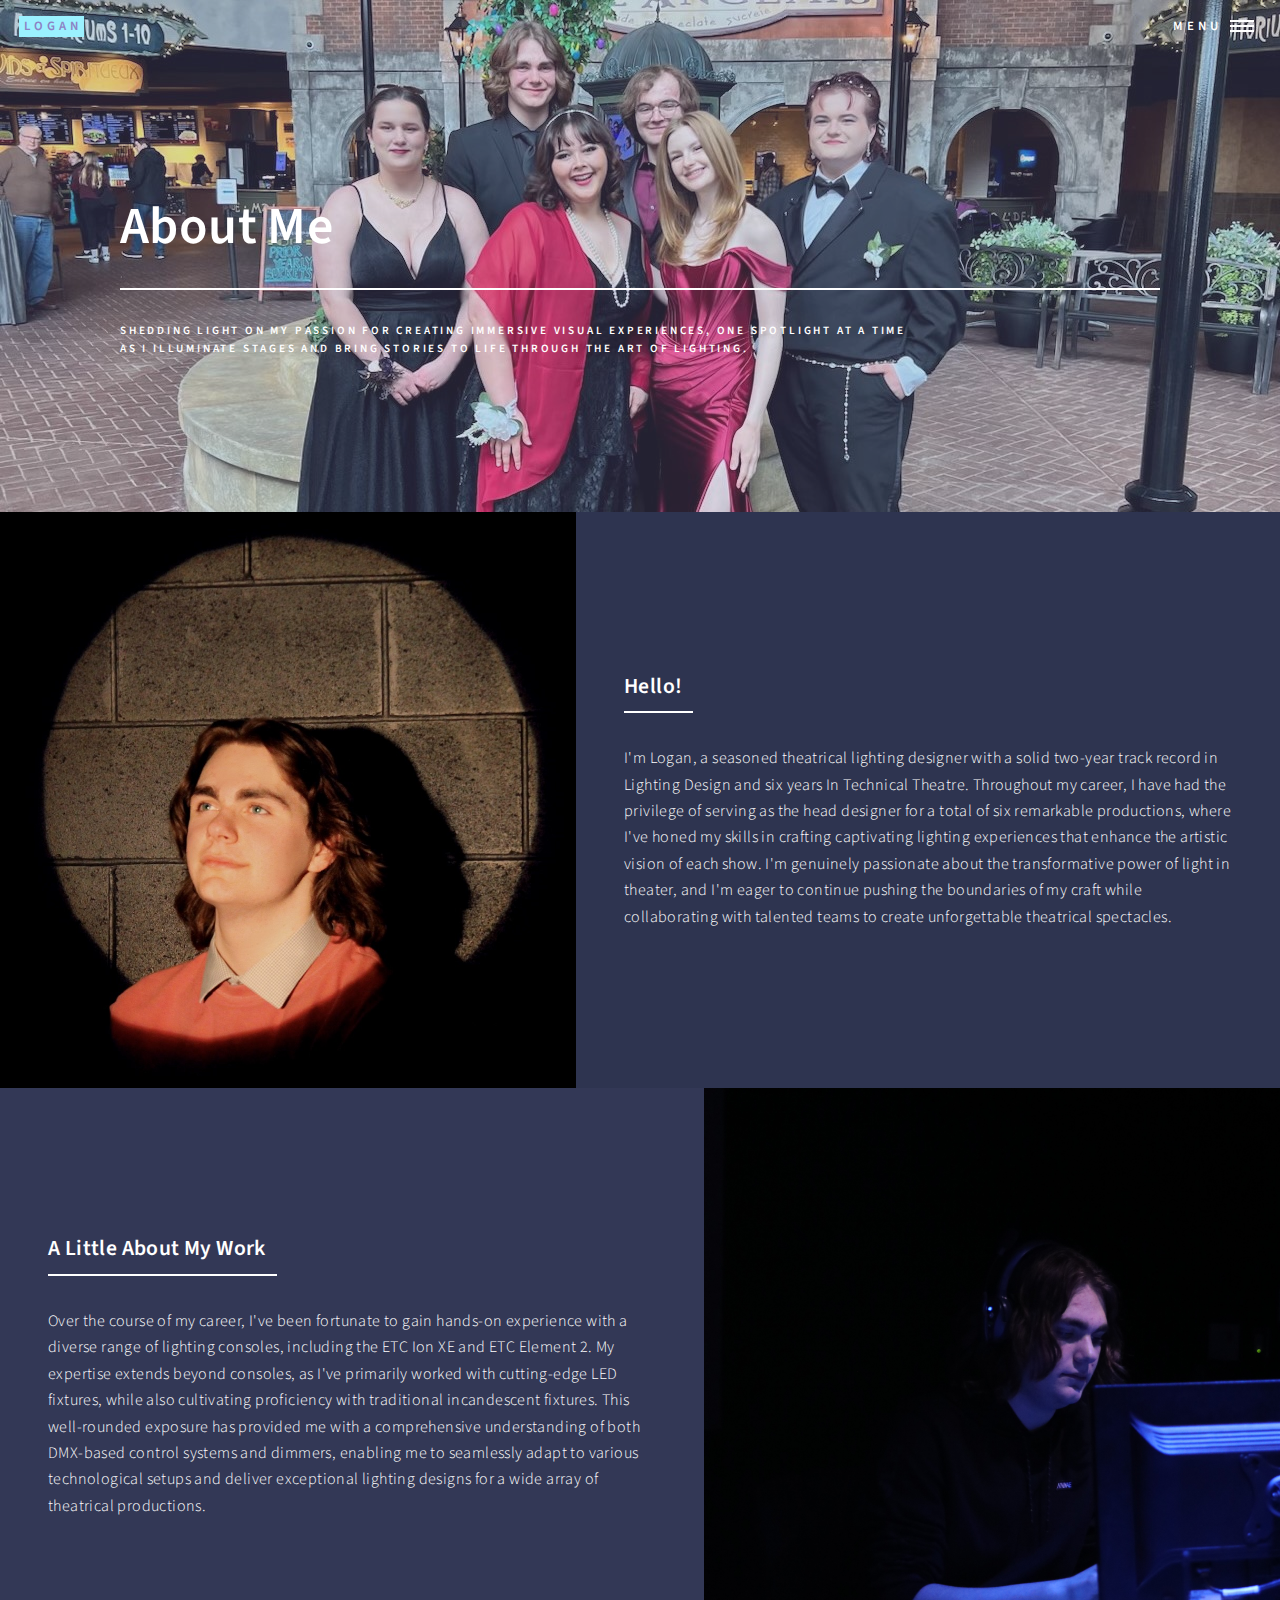
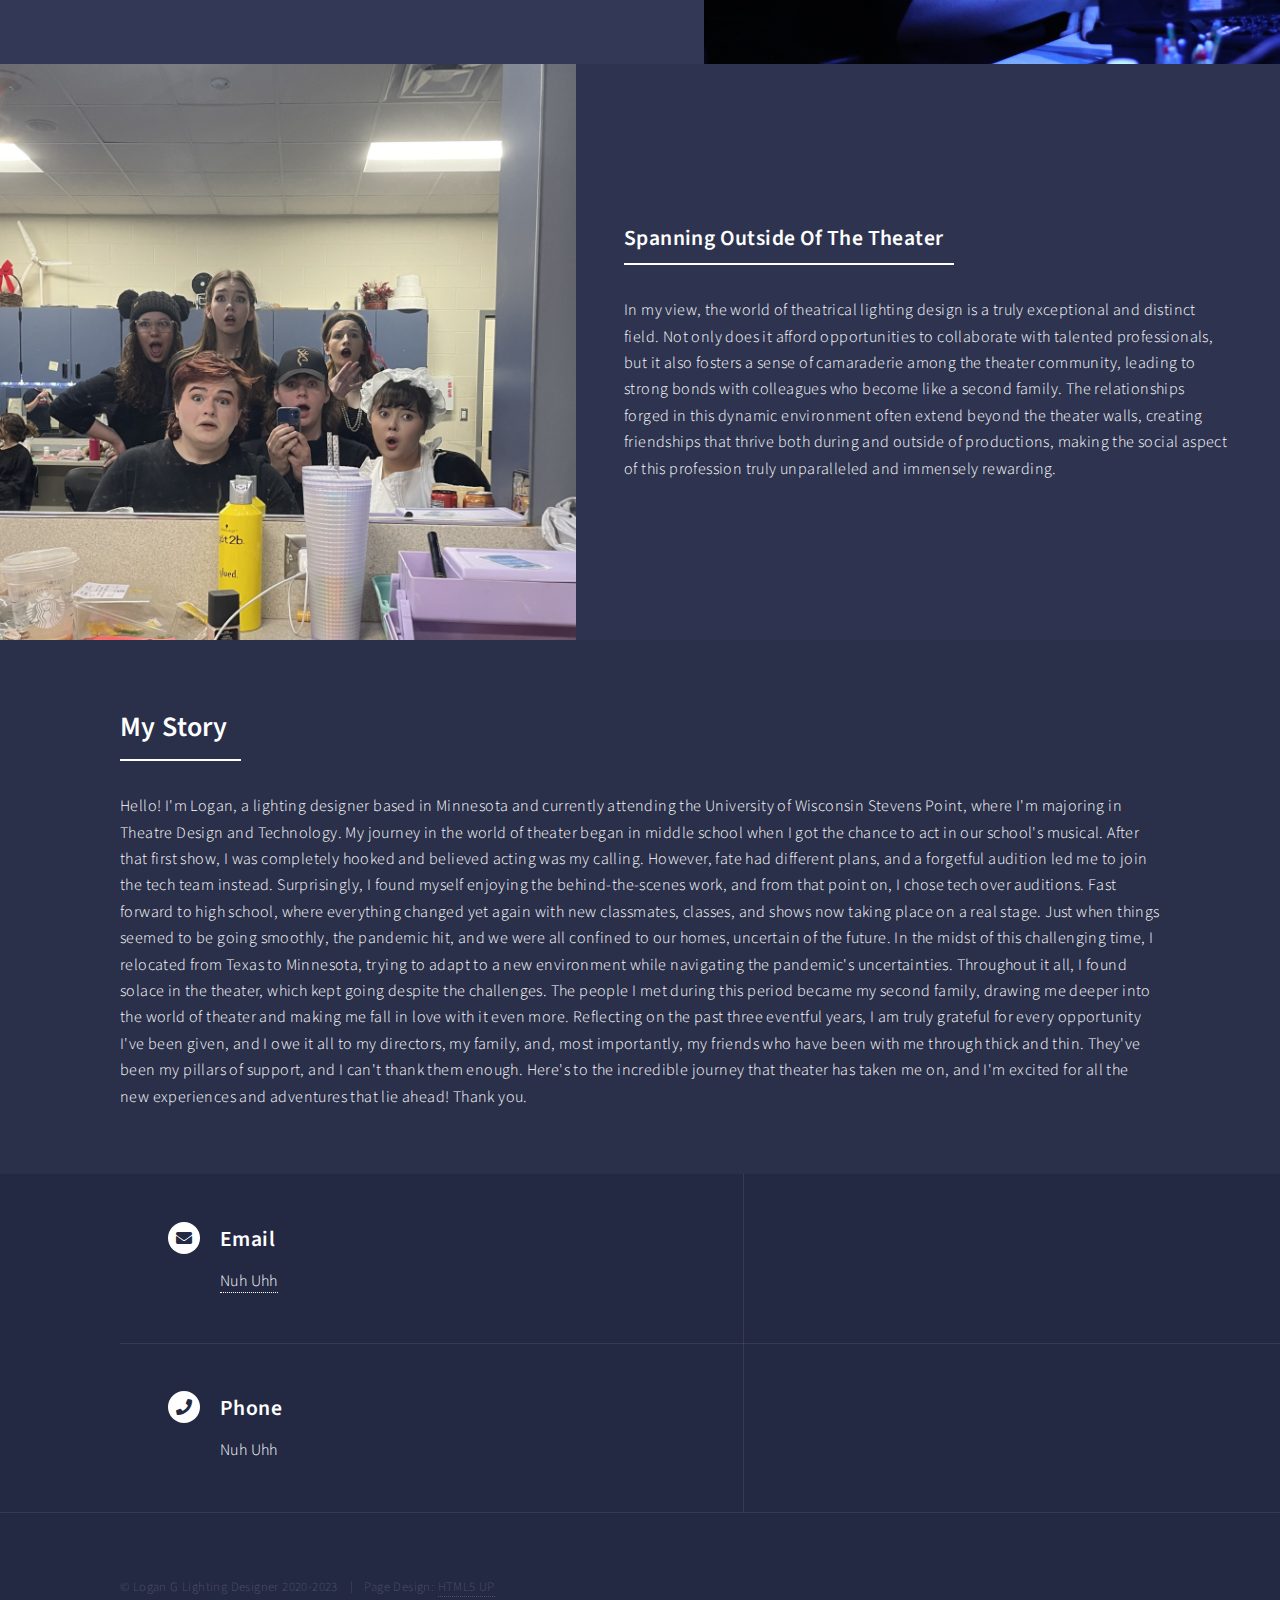
<file: landing.html>
<!DOCTYPE HTML>
<!--
	Forty by HTML5 UP
	html5up.net | @ajlkn
	Free for personal and commercial use under the CCA 3.0 license (html5up.net/license)
-->
<html>
	<head>
		<title>About Me</title>
		<meta charset="utf-8" />
		<meta name="viewport" content="width=device-width, initial-scale=1, user-scalable=no" />
		<link rel="stylesheet" href="assets/css/main.css" />
		<noscript><link rel="stylesheet" href="assets/css/noscript.css" /></noscript>
	</head>
	<body class="is-preload">

		<!-- Wrapper -->
			<div id="wrapper">

				<!-- Header -->
				<!-- Note: The "styleN" class below should match that of the banner element. -->
					<header id="header" class="alt style2">
						<a href="index.html" class="logo"><strong>Logan</strong> </a>
						<nav>
							<a href="#menu">Menu</a>
						</nav>
					</header>

				<!-- Menu -->
					<nav id="menu">
						<ul class="links">
							<li><a href="index.html">Home</a></li>
							<li><a href="Musicals.html">Musicals</a></li>
							<li><a href="Oneact.html">One Acts</a></li>
							<li><a href="straightshow.html">Straight Shows</a></li>
							<li><a href="landing.html"> About Me</a></li>
						</ul>
					</nav>

				<!-- Banner -->
				<!-- Note: The "styleN" class below should match that of the header element. -->
					<section id="banner" class="style2">
						<div class="inner">
							<span class="image">
								<img src="images/abme4.jpg" alt="" />
							</span>
							<header class="major">
								<h1>About Me</h1>
							</header>
							<div class="content">
								<p> Shedding light on my passion for creating immersive visual experiences, one spotlight at a time<br />
									as I illuminate stages and bring stories to life through the art of lighting.</p>
							</div>
						</div>
					</section>

				<!-- Main -->
					<div id="main">
						<!-- Two -->
							<section id="two" class="spotlights">
								<section>
									<a class="image">
										<img src="images/Logan.jpg" alt="" data-position="center center" />
									</a>
									<div class="content">
										<div class="inner">
											<header class="major">
												<h3>Hello!</h3>
											</header>
											<p>I'm Logan, a seasoned theatrical lighting designer with a solid two-year track record in Lighting Design and six years In Technical Theatre. Throughout my career, I have had the privilege of serving as the head designer for a total of six remarkable productions, where I've honed my skills in crafting captivating lighting experiences that enhance the artistic vision of each show. I'm genuinely passionate about the transformative power of light in theater, and I'm eager to continue pushing the boundaries of my craft while collaborating with talented teams to create unforgettable theatrical spectacles.</p>
										</div>
									</div>
								</section>
								<section>
									<a href="generic.html" class="image">
										<img src="images/abme5.JPG" alt="" data-position="top center" />
									</a>
									<div class="content">
										<div class="inner">
											<header class="major">
												<h3>A Little About My Work</h3>
											</header>
											<p>Over the course of my career, I've been fortunate to gain hands-on experience with a diverse range of lighting consoles, including the ETC Ion XE and ETC Element 2. My expertise extends beyond consoles, as I've primarily worked with cutting-edge LED fixtures, while also cultivating proficiency with traditional incandescent fixtures. This well-rounded exposure has provided me with a comprehensive understanding of both DMX-based control systems and dimmers, enabling me to seamlessly adapt to various technological setups and deliver exceptional lighting designs for a wide array of theatrical productions.
											</p>
										</div>
									</div>
								</section>
								<section>
									<a href="generic.html" class="image">
										<img src="images/abme3.jpg" alt="" data-position="25% 25%" />
									</a>
									<div class="content">
										<div class="inner">
											<header class="major">
												<h3>Spanning Outside Of The Theater</h3>
											</header>
											<p>In my view, the world of theatrical lighting design is a truly exceptional and distinct field. Not only does it afford opportunities to collaborate with talented professionals, but it also fosters a sense of camaraderie among the theater community, leading to strong bonds with colleagues who become like a second family. The relationships forged in this dynamic environment often extend beyond the theater walls, creating friendships that thrive both during and outside of productions, making the social aspect of this profession truly unparalleled and immensely rewarding.
											</p>
										</div>
									</div>
								</section>
							</section>

						<!-- Three -->
							<section id="three">
								<div class="inner">
									<header class="major">
										<h2>My Story</h2>
									</header>
									<p>Hello! I'm Logan, a lighting designer based in Minnesota and currently attending the University of Wisconsin Stevens Point, where I'm majoring in Theatre Design and Technology. My journey in the world of theater began in middle school when I got the chance to act in our school's musical. After that first show, I was completely hooked and believed acting was my calling. However, fate had different plans, and a forgetful audition led me to join the tech team instead. Surprisingly, I found myself enjoying the behind-the-scenes work, and from that point on, I chose tech over auditions. Fast forward to high school, where everything changed yet again with new classmates, classes, and shows now taking place on a real stage. Just when things seemed to be going smoothly, the pandemic hit, and we were all confined to our homes, uncertain of the future. In the midst of this challenging time, I relocated from Texas to Minnesota, trying to adapt to a new environment while navigating the pandemic's uncertainties. Throughout it all, I found solace in the theater, which kept going despite the challenges. The people I met during this period became my second family, drawing me deeper into the world of theater and making me fall in love with it even more. Reflecting on the past three eventful years, I am truly grateful for every opportunity I've been given, and I owe it all to my directors, my family, and, most importantly, my friends who have been with me through thick and thin. They've been my pillars of support, and I can't thank them enough. Here's to the incredible journey that theater has taken me on, and I'm excited for all the new experiences and adventures that lie ahead! Thank you.</p>
								</div>
							</section>

					</div>

				<!-- Contact -->
				<section id="contact">
					<div class="inner">
						<section class="split">
							<section>
								<div class="contact-method">
									<span class="icon solid alt fa-envelope"></span>
									<h3>Email</h3>
									<a href="#">Nuh Uhh</a>
								</div>
							</section>
							<section>
								<div class="contact-method">
									<span class="icon solid alt fa-phone"></span>
									<h3>Phone</h3>
									<span>Nuh Uhh</span>
								</div>
							</section>
						</section>
					</div>
				</section>

			<!-- Footer -->
				<footer id="footer">
					<div class="inner">
						<ul class="copyright">
							<li>&copy; Logan G Lighting Designer 2020-2023</li><li>Page Design: <a href="https://html5up.net">HTML5 UP</a></li>
						</ul>
					</div>
				</footer>

		</div>

		<!-- Scripts -->
			<script src="assets/js/jquery.min.js"></script>
			<script src="assets/js/jquery.scrolly.min.js"></script>
			<script src="assets/js/jquery.scrollex.min.js"></script>
			<script src="assets/js/browser.min.js"></script>
			<script src="assets/js/breakpoints.min.js"></script>
			<script src="assets/js/util.js"></script>
			<script src="assets/js/main.js"></script>

	</body>
</html>
</file>
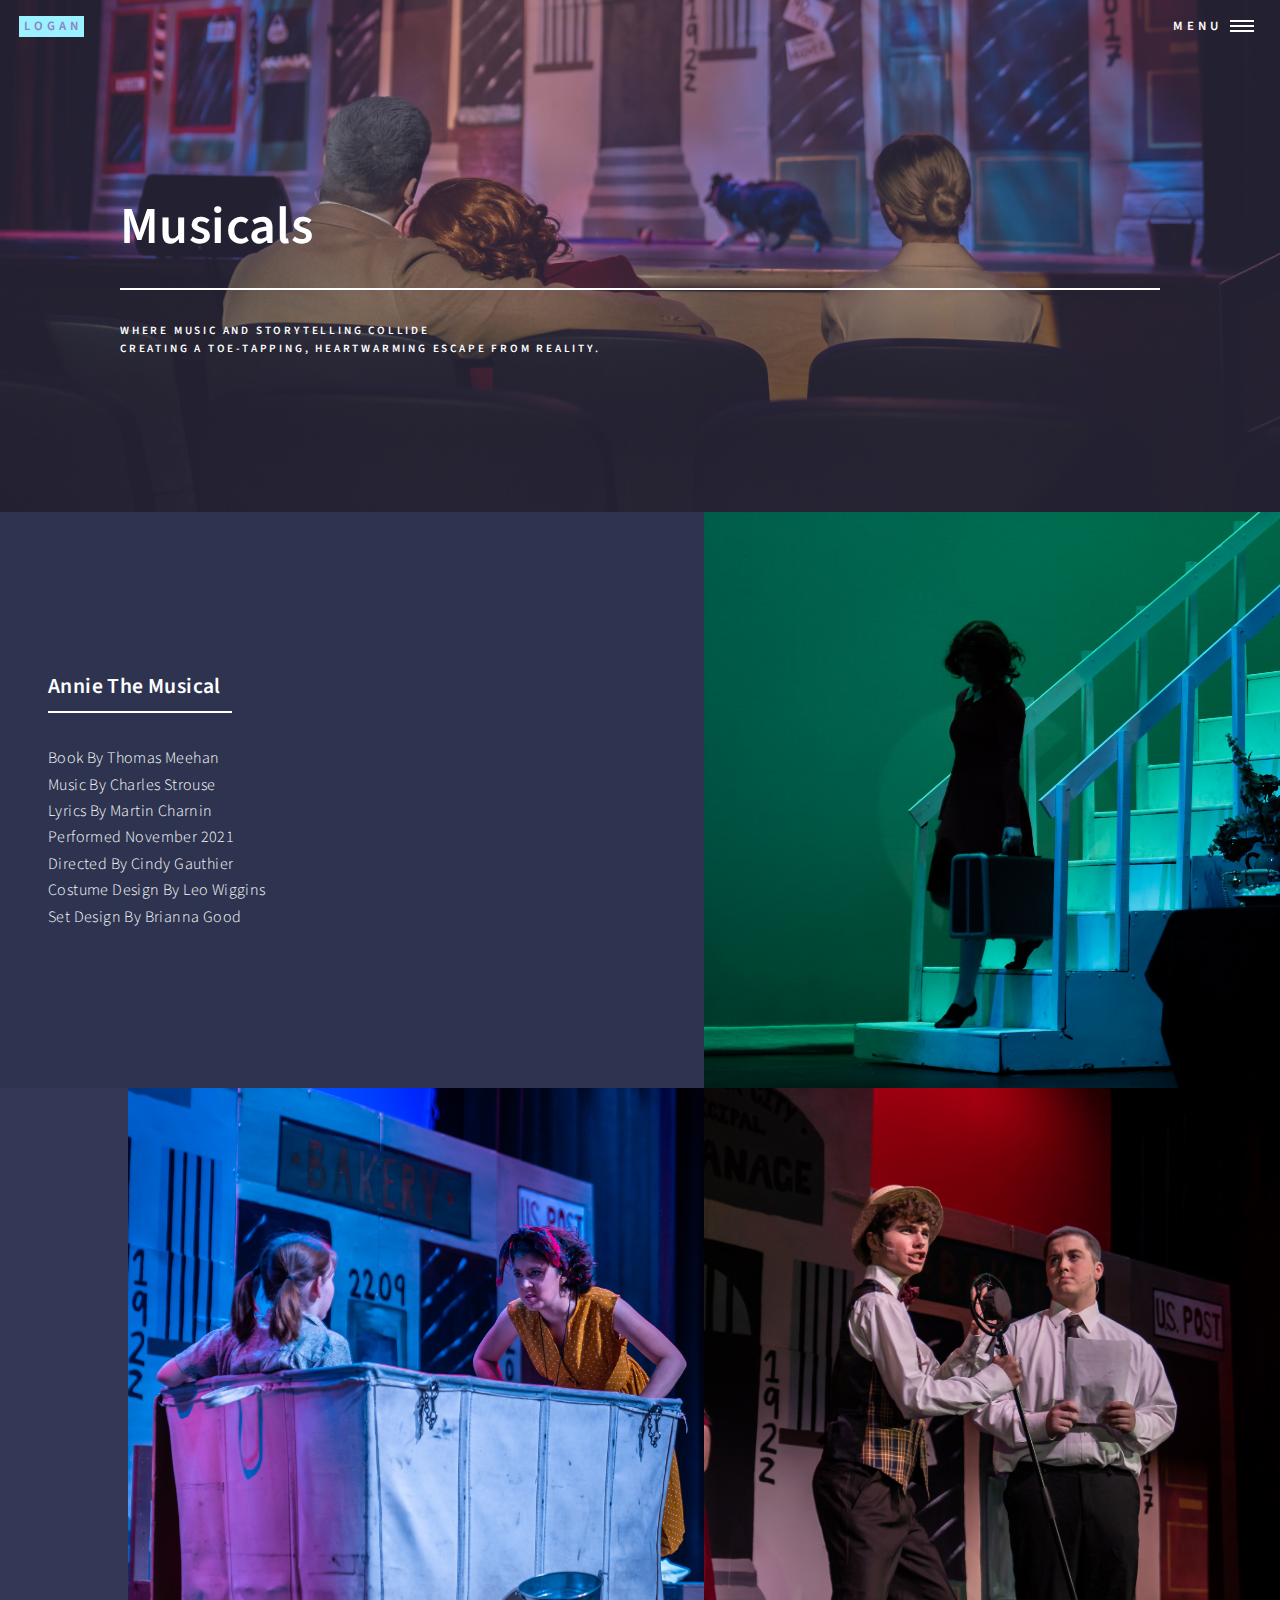
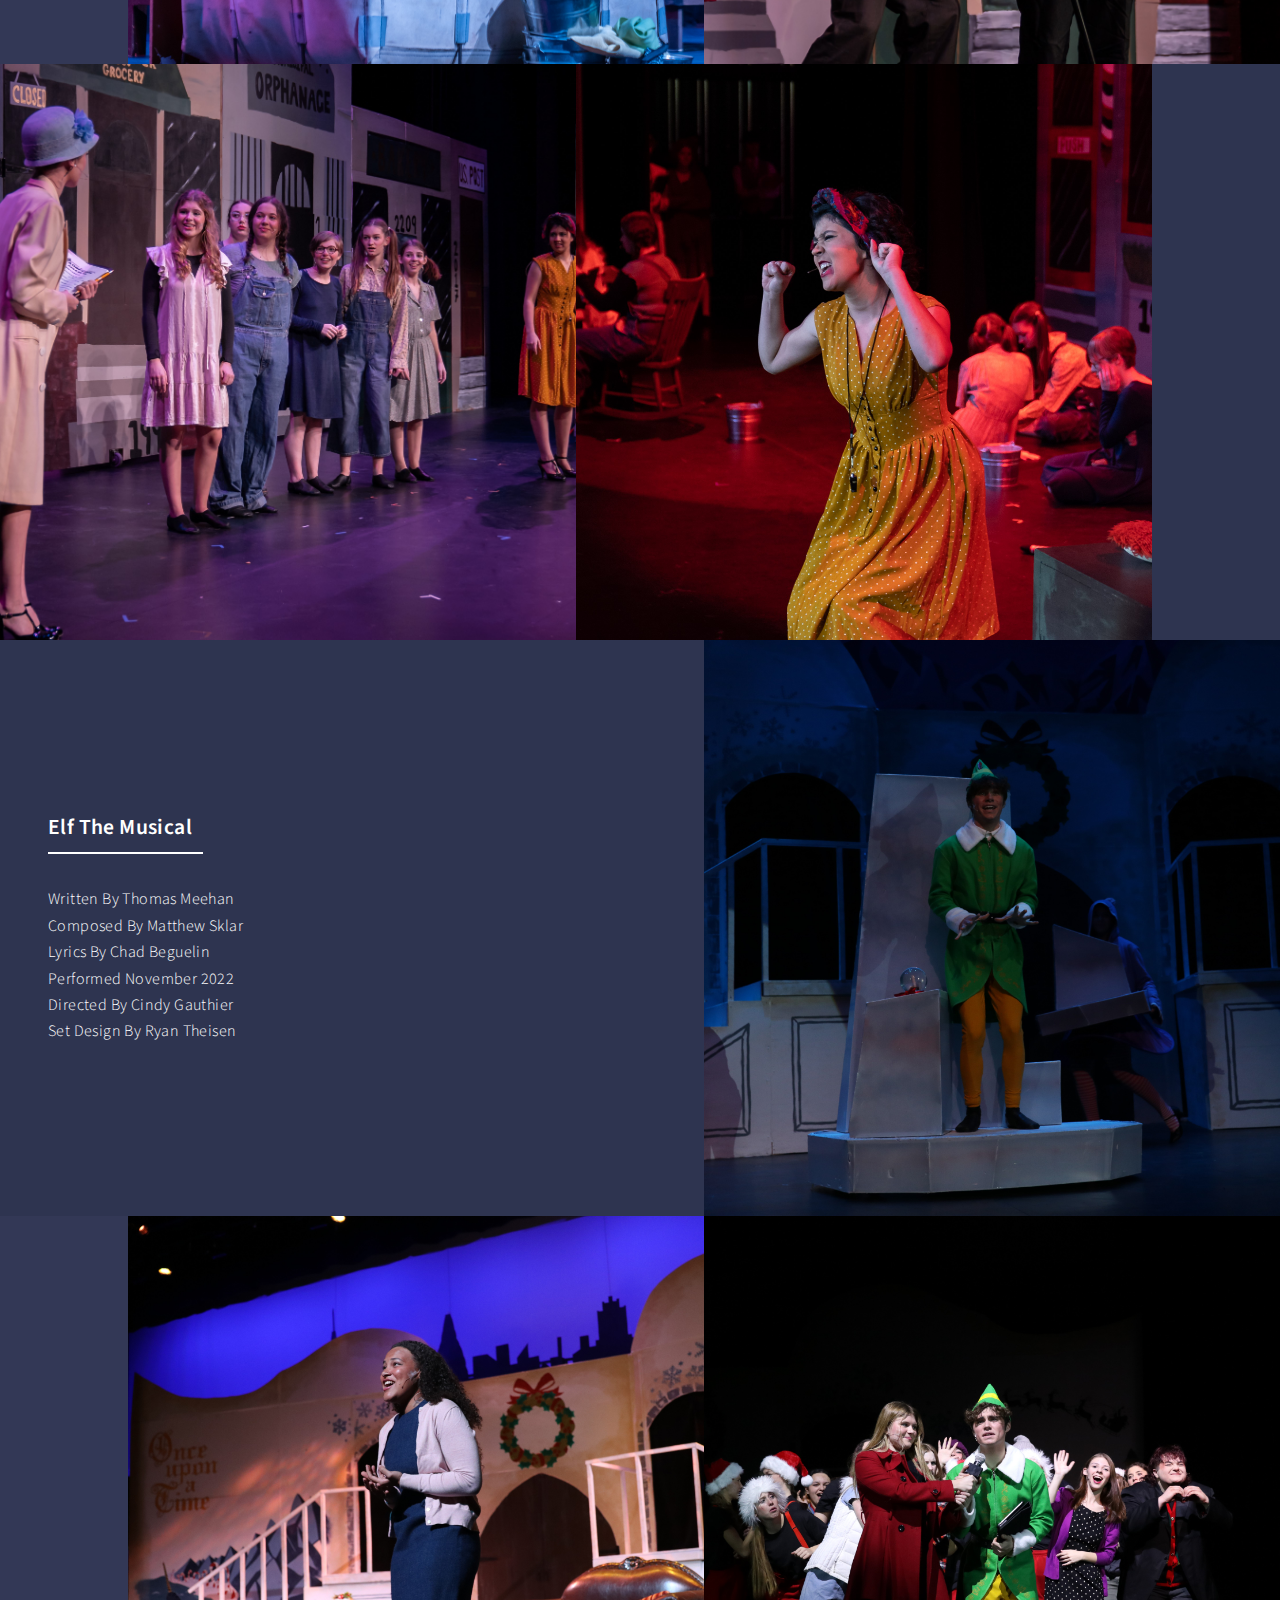
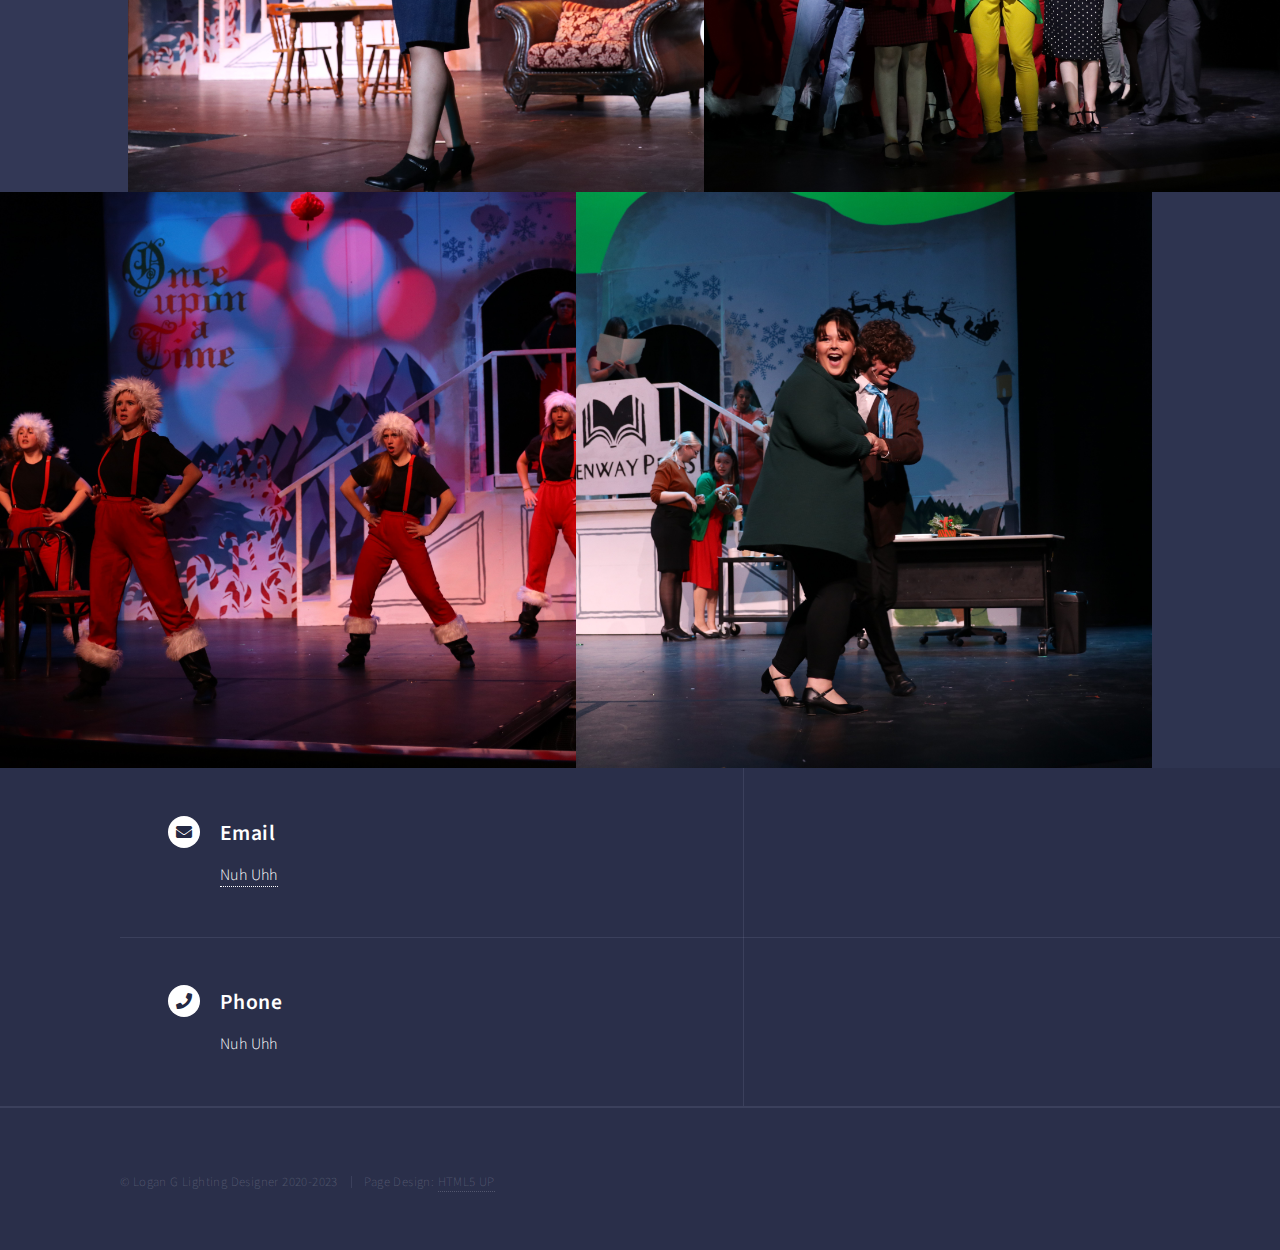
<file: Musicals.html>
<!DOCTYPE HTML>
<!--
	Forty by HTML5 UP
	html5up.net | @ajlkn
	Free for personal and commercial use under the CCA 3.0 license (html5up.net/license)
-->
<html>
	<head>
		<title>Musicals</title>
		<meta charset="utf-8" />
		<meta name="viewport" content="width=device-width, initial-scale=1, user-scalable=no" />
		<link rel="stylesheet" href="assets/css/main.css" />
		<noscript><link rel="stylesheet" href="assets/css/noscript.css" /></noscript>
	</head>
	<body class="is-preload">

		<!-- Wrapper -->
			<div id="wrapper">

				<!-- Header -->
				<!-- Note: The "styleN" class below should match that of the banner element. -->
					<header id="header" class="alt style2">
						<a href="index.html" class="logo"><strong>Logan</strong> </a>
						<nav>
							<a href="#menu">Menu</a>
						</nav>
					</header>

				<!-- Menu -->
					<nav id="menu">
						<ul class="links">
							<li><a href="index.html">Home</a></li>
							<li><a href="Musicals.html">Musicals</a></li>
							<li><a href="Oneact.html">One Acts</a></li>
							<li><a href="straightshow.html">Straight Shows</a></li>
							<li><a href="landing.html"> About Me</a></li>
						</ul>
					</nav>

				<!-- Banner -->
				<!-- Note: The "styleN" class below should match that of the header element. -->
					<section id="banner" class="style2">
						<div class="inner">
							<span class="image">
								<img src="images/musicalbackgroundbanner.jpg" alt="" />
							</span>
							<header class="major">
								<h1>Musicals</h1>
							</header>
							<div class="content">
								<p>Where music and storytelling collide<br />
								creating a toe-tapping, heartwarming escape from reality.</p>
							</div>
						</div>
					</section>

				<!-- Main -->
					<div id="main">
						<!-- Annie -->
							<section id="two" class="spotlights">
								<section>
									<div class="content">
										<div class="inner">
											<header class="major">
												<h3>Annie The Musical</h3>
											</header>
											<p>Book By Thomas Meehan<br>
												Music By Charles Strouse<br>
												Lyrics By Martin Charnin<br>
												Performed November 2021<br>
												Directed By Cindy Gauthier<br>
												Costume Design By Leo Wiggins<br>
												Set Design By Brianna Good</p>
										</div>
									</div>
									<a class="image">
										<img src="images/annie1.jpg" alt="" data-position="center center" />
									</a>
								</section>
								<section>
									<a class="image">
										<img src="images/annie2.jpg" alt="" data-position="center center" />
									</a>
									<div class="image">
										<img src="images/annie3.jpg" alt="" data-position="center center" />
									</div>
								</section>
								<section>
									<a class="image">
										<img src="images/annie4.jpg" alt="" data-position="center center" />
									</a>
									<div class="image">
										<img src="images/annie6.jpg" alt="" data-position="center center" />
									</div>
								</section>
							</section>

						<!-- Elf -->
						<section id="two" class="spotlights">
							<section>
								<div class="content">
									<div class="inner">
										<header class="major">
											<h3>Elf The Musical</h3>
										</header>
										<p>Written By Thomas Meehan<br>
											Composed By Matthew Sklar<br>
											Lyrics By Chad Beguelin<br>
											Performed November 2022<br>
											Directed By Cindy Gauthier<br>
											Set Design By Ryan Theisen</p>
									</div>
								</div>
								<a class="image">
									<img src="images/elf1.JPG" alt="" data-position="center center" />
								</a>
							</section>
							<section>
								<a class="image">
									<img src="images/elf2.JPG" alt="" data-position="center center" />
								</a>
								<div class="image">
									<img src="images/elf3.JPG" alt="" data-position="center center" />
								</div>
							</section>
							<section>
								<a class="image">
									<img src="images/elf4.JPG" alt="" data-position="center center" />
								</a>
								<div class="image">
									<img src="images/elf5.JPG" alt="" data-position="center center" />
								</div>
							</section>
						</section>

				<!-- Contact -->
				<section id="contact">
					<div class="inner">
						<section class="split">
							<section>
								<div class="contact-method">
									<span class="icon solid alt fa-envelope"></span>
									<h3>Email</h3>
									<a href="#">Nuh Uhh</a>
								</div>
							</section>
							<section>
								<div class="contact-method">
									<span class="icon solid alt fa-phone"></span>
									<h3>Phone</h3>
									<span>Nuh Uhh</span>
								</div>
							</section>
						</section>
					</div>
				</section>

				<!-- Footer -->
					<footer id="footer">
						<div class="inner">
							<ul class="copyright">
								<li>&copy; Logan G Lighting Designer 2020-2023</li><li>Page Design: <a href="https://html5up.net">HTML5 UP</a></li>
							</ul>
						</div>
					</footer>

			</div>

		<!-- Scripts -->
			<script src="assets/js/jquery.min.js"></script>
			<script src="assets/js/jquery.scrolly.min.js"></script>
			<script src="assets/js/jquery.scrollex.min.js"></script>
			<script src="assets/js/browser.min.js"></script>
			<script src="assets/js/breakpoints.min.js"></script>
			<script src="assets/js/util.js"></script>
			<script src="assets/js/main.js"></script>

	</body>
</html>
</file>
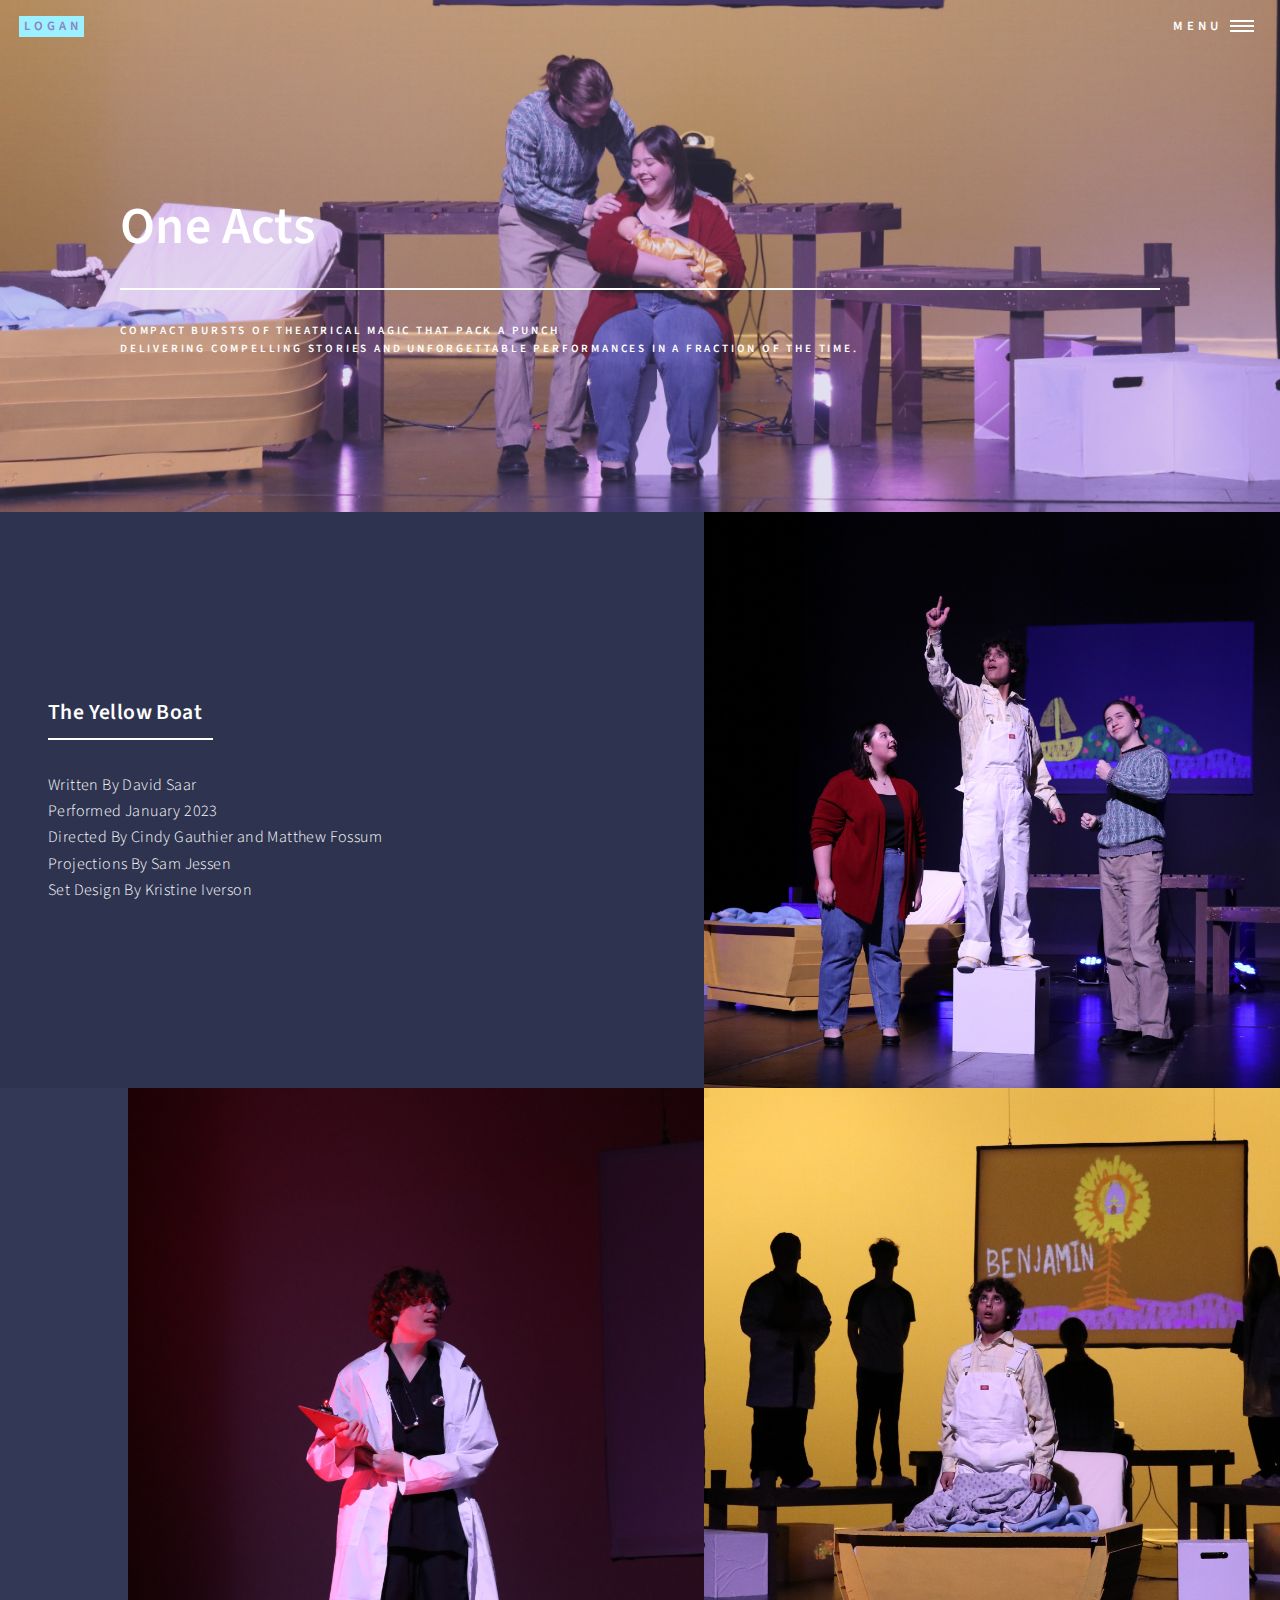
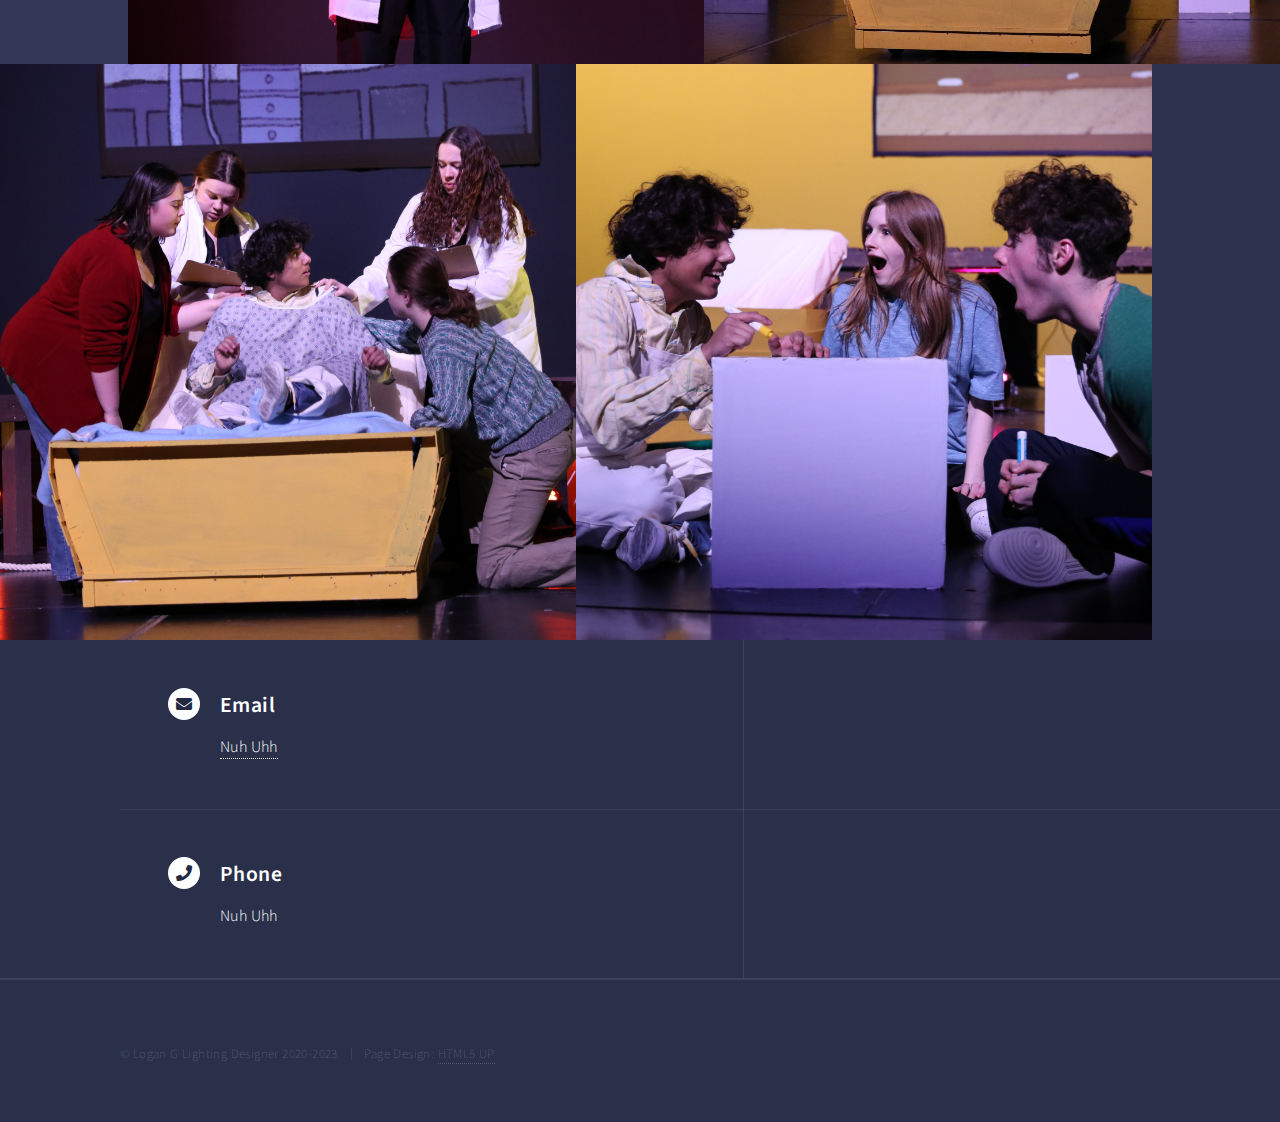
<file: Oneact.html>
<!DOCTYPE HTML>
<!--
	Forty by HTML5 UP
	html5up.net | @ajlkn
	Free for personal and commercial use under the CCA 3.0 license (html5up.net/license)
-->
<html>
	<head>
		<title>One Acts</title>
		<meta charset="utf-8" />
		<meta name="viewport" content="width=device-width, initial-scale=1, user-scalable=no" />
		<link rel="stylesheet" href="assets/css/main.css" />
		<noscript><link rel="stylesheet" href="assets/css/noscript.css" /></noscript>
	</head>
	<body class="is-preload">

		<!-- Wrapper -->
			<div id="wrapper">

				<!-- Header -->
				<!-- Note: The "styleN" class below should match that of the banner element. -->
					<header id="header" class="alt style2">
						<a href="index.html" class="logo"><strong>Logan</strong> </a>
						<nav>
							<a href="#menu">Menu</a>
						</nav>
					</header>

				<!-- Menu -->
					<nav id="menu">
						<ul class="links">
							<li><a href="index.html">Home</a></li>
							<li><a href="Musicals.html">Musicals</a></li>
							<li><a href="Oneact.html">One Acts</a></li>
							<li><a href="straightshow.html">Straight Shows</a></li>
							<li><a href="landing.html"> About Me</a></li>
						</ul>
					</nav>

				<!-- Banner -->
				<!-- Note: The "styleN" class below should match that of the header element. -->
					<section id="banner" class="style2">
						<div class="inner">
							<span class="image">
								<img src="images/oneactbanner.JPG" alt="" />
							</span>
							<header class="major">
								<h1>One Acts</h1>
							</header>
							<div class="content">
								<p>Compact bursts of theatrical magic that pack a punch<br />
									delivering compelling stories and unforgettable performances in a fraction of the time.</p>
							</div>
						</div>
					</section>

				<!-- Main -->
					<div id="main">
						<!-- Annie -->
							<section id="two" class="spotlights">
								<section>
									<div class="content">
										<div class="inner">
											<header class="major">
												<h3>The Yellow Boat</h3>
											</header>
											<p>Written By David Saar<br>
												Performed January 2023<br>
												Directed By Cindy Gauthier and Matthew Fossum<br>
												Projections By Sam Jessen<br>
												Set Design By Kristine Iverson</p>
										</div>
									</div>
									<a class="image">
										<img src="images/yb1.JPG" alt="" data-position="center center" />
									</a>
								</section>
								<section>
									<a class="image">
										<img src="images/yb2.JPG" alt="" data-position="center center" />
									</a>
									<div class="image">
										<img src="images/yb3.JPG" alt="" data-position="center center" />
									</div>
								</section>
								<section>
									<a class="image">
										<img src="images/yb4.JPG" alt="" data-position="center center" />
									</a>
									<div class="image">
										<img src="images/yb5.JPG" alt="" data-position="center center" />
									</div>
								</section>
							</section>

				<!-- Contact -->
				<section id="contact">
					<div class="inner">
						<section class="split">
							<section>
								<div class="contact-method">
									<span class="icon solid alt fa-envelope"></span>
									<h3>Email</h3>
									<a href="#">Nuh Uhh</a>
								</div>
							</section>
							<section>
								<div class="contact-method">
									<span class="icon solid alt fa-phone"></span>
									<h3>Phone</h3>
									<span>Nuh Uhh</span>
								</div>
							</section>
						</section>
					</div>
				</section>

				<!-- Footer -->
					<footer id="footer">
						<div class="inner">
							<ul class="copyright">
								<li>&copy; Logan G Lighting Designer 2020-2023</li><li>Page Design: <a href="https://html5up.net">HTML5 UP</a></li>
							</ul>
						</div>
					</footer>

			</div>

		<!-- Scripts -->
			<script src="assets/js/jquery.min.js"></script>
			<script src="assets/js/jquery.scrolly.min.js"></script>
			<script src="assets/js/jquery.scrollex.min.js"></script>
			<script src="assets/js/browser.min.js"></script>
			<script src="assets/js/breakpoints.min.js"></script>
			<script src="assets/js/util.js"></script>
			<script src="assets/js/main.js"></script>

	</body>
</html>
</file>
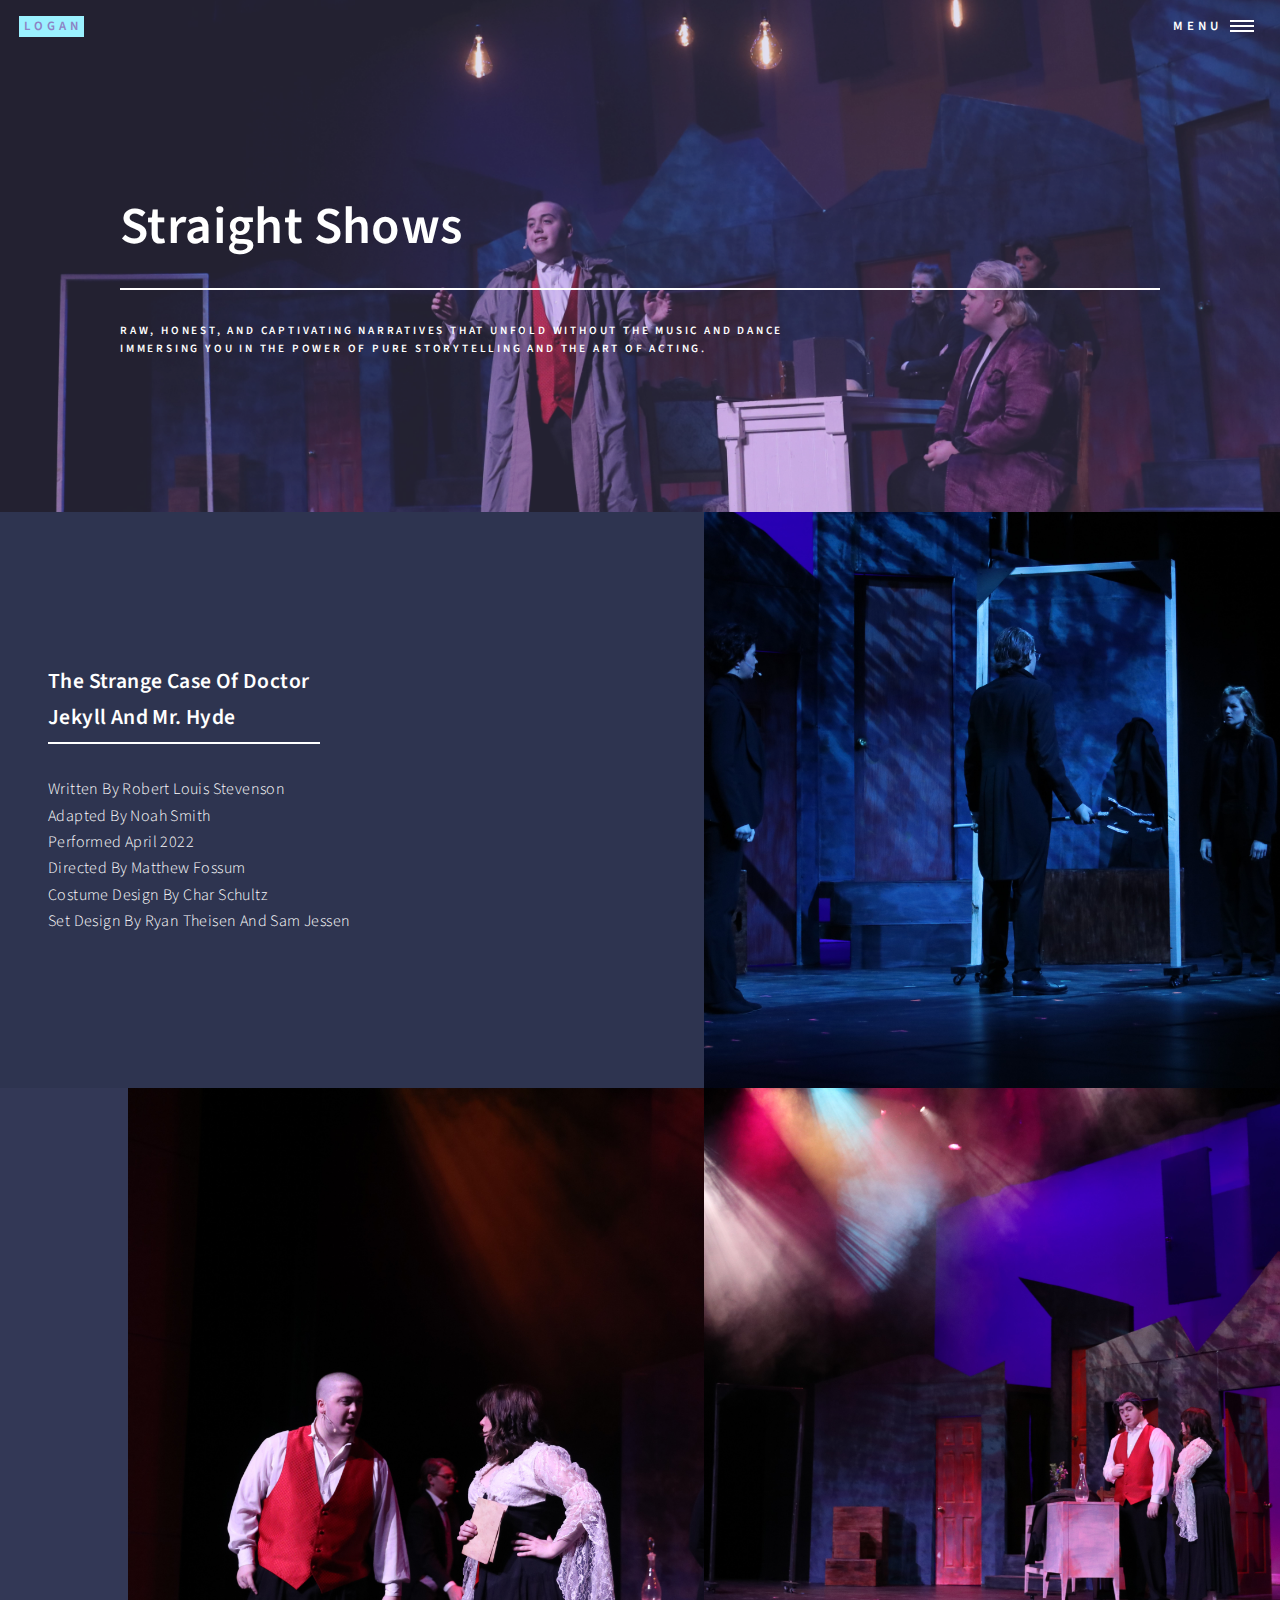
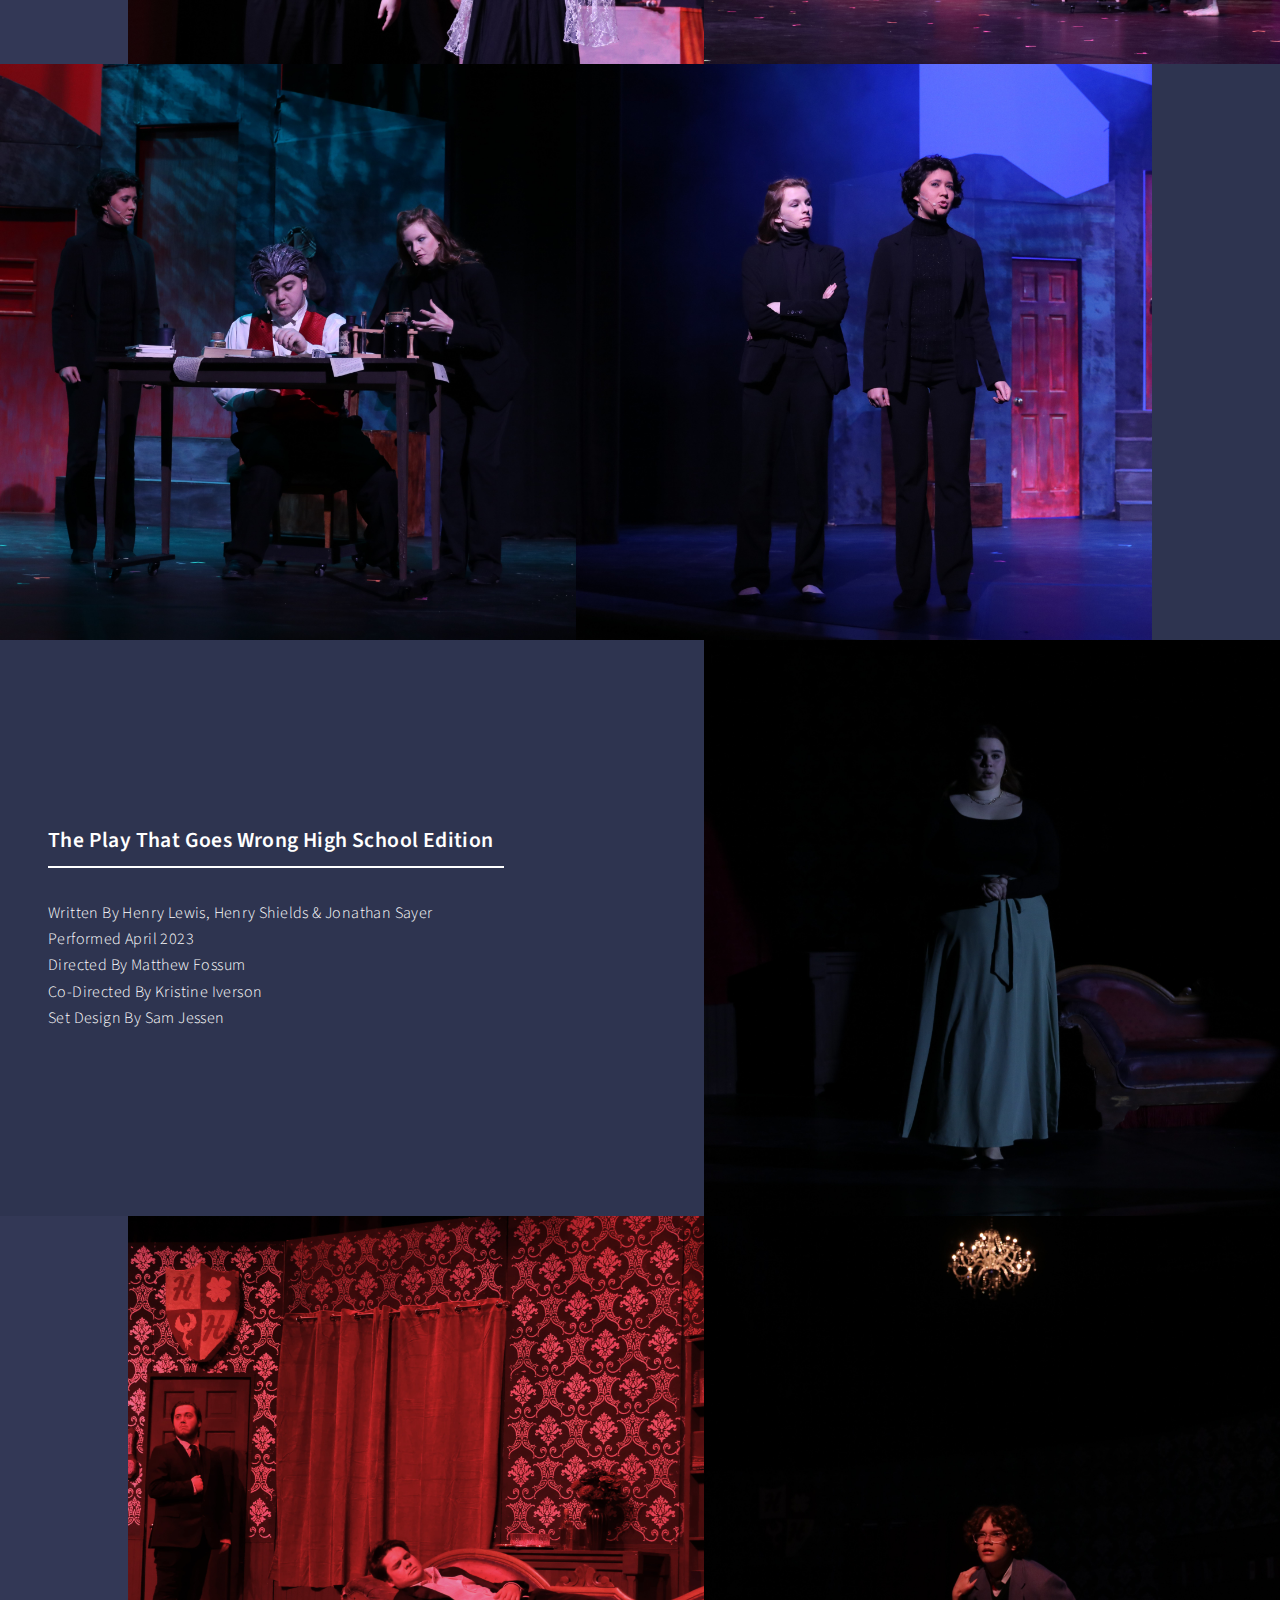
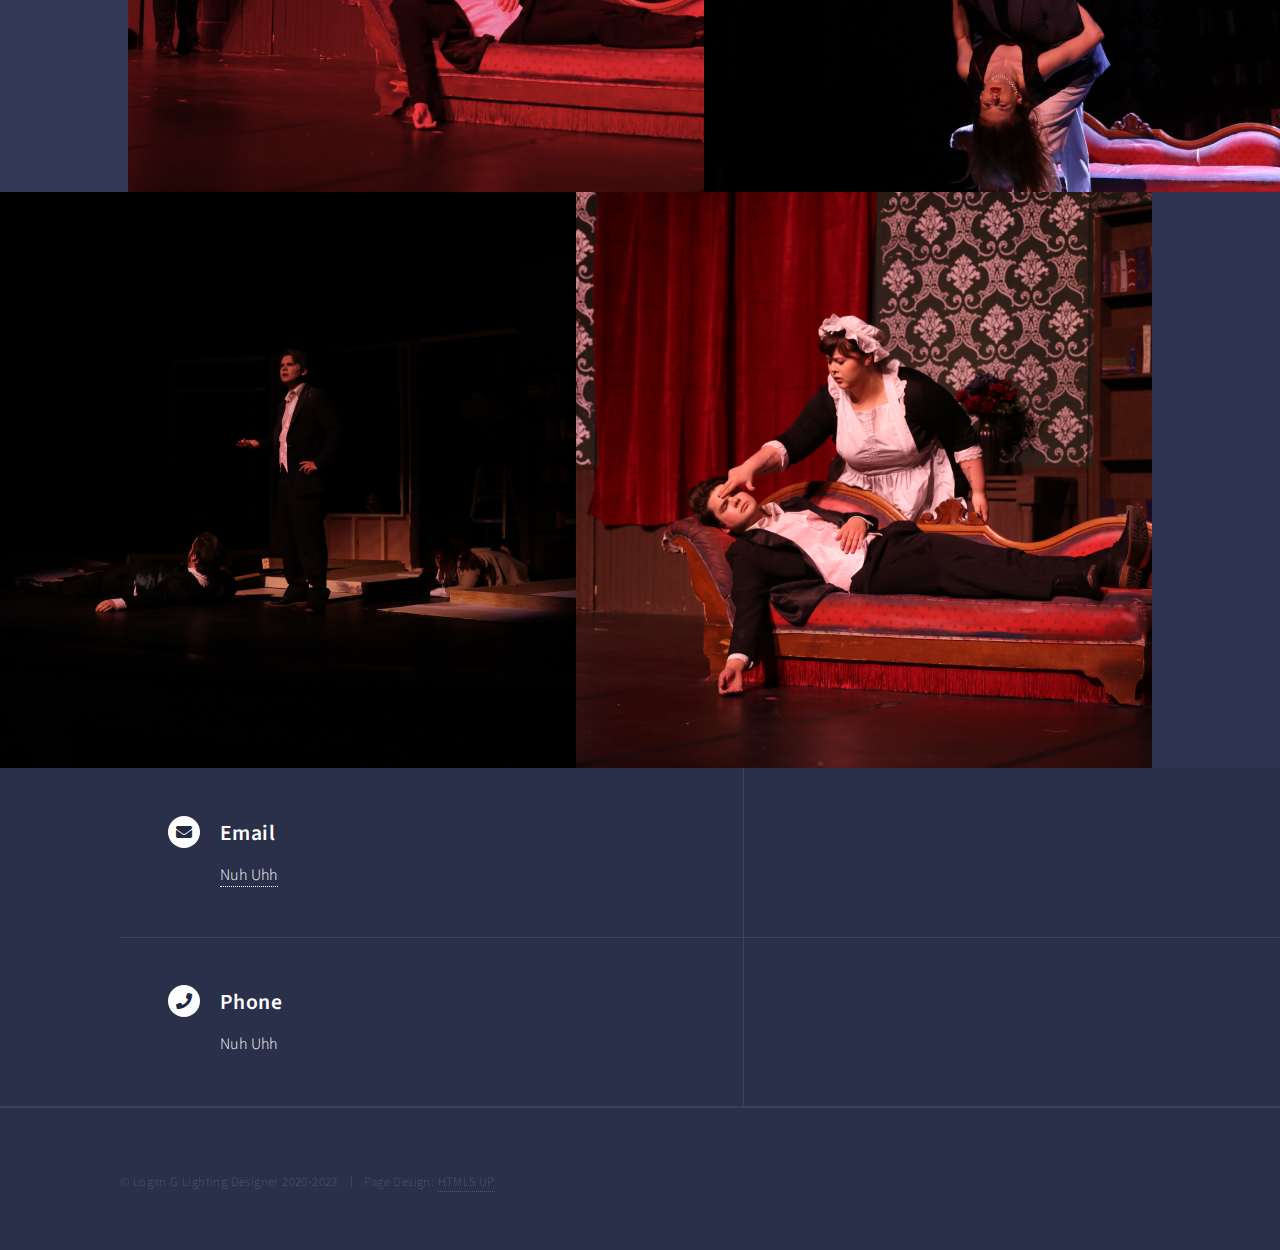
<file: straightshow.html>
<!DOCTYPE HTML>
<!--
	Forty by HTML5 UP
	html5up.net | @ajlkn
	Free for personal and commercial use under the CCA 3.0 license (html5up.net/license)
-->
<html>
	<head>
		<title>Straight Shows</title>
		<meta charset="utf-8" />
		<meta name="viewport" content="width=device-width, initial-scale=1, user-scalable=no" />
		<link rel="stylesheet" href="assets/css/main.css" />
		<noscript><link rel="stylesheet" href="assets/css/noscript.css" /></noscript>
	</head>
	<body class="is-preload">

		<!-- Wrapper -->
			<div id="wrapper">

				<!-- Header -->
				<!-- Note: The "styleN" class below should match that of the banner element. -->
					<header id="header" class="alt style2">
						<a href="index.html" class="logo"><strong>Logan</strong> </a>
						<nav>
							<a href="#menu">Menu</a>
						</nav>
					</header>

				<!-- Menu -->
					<nav id="menu">
						<ul class="links">
							<li><a href="index.html">Home</a></li>
							<li><a href="Musicals.html">Musicals</a></li>
							<li><a href="Oneact.html">One Acts</a></li>
							<li><a href="straightshow.html">Straight Shows</a></li>
							<li><a href="landing.html"> About Me</a></li>
						</ul>
					</nav>

				<!-- Banner -->
				<!-- Note: The "styleN" class below should match that of the header element. -->
					<section id="banner" class="style2">
						<div class="inner">
							<span class="image">
								<img src="images/Straightshowbanner.jpg" alt="" />
							</span>
							<header class="major">
								<h1>Straight Shows</h1>
							</header>
							<div class="content">
								<p>Raw, honest, and captivating narratives that unfold without the music and dance<br />
									immersing you in the power of pure storytelling and the art of acting.</p>
							</div>
						</div>
					</section>

				<!-- Main -->
					<div id="main">
						<!-- 1 -->
							<section id="two" class="spotlights">
								<section>
									<div class="content">
										<div class="inner">
											<header class="major">
												<h3>The Strange Case Of Doctor<br>
													Jekyll And Mr. Hyde</h3>
											</header>
											<p>Written By Robert Louis Stevenson<br>
												Adapted By Noah Smith<br>
												Performed April 2022<br>
												Directed By Matthew Fossum<br>
												Costume Design By Char Schultz<br>
												Set Design By Ryan Theisen And Sam Jessen</p>
										</div>
									</div>
									<a class="image">
										<img src="images/jh1.jpg" alt="" data-position="center center" />
									</a>
								</section>
								<section>
									<a class="image">
										<img src="images/jh2.jpg" alt="" data-position="center center" />
									</a>
									<div class="image">
										<img src="images/jh3.jpg" alt="" data-position="center center" />
									</div>
								</section>
								<section>
									<a class="image">
										<img src="images/jh4.jpg" alt="" data-position="center center" />
									</a>
									<div class="image">
										<img src="images/jh5.jpg" alt="" data-position="center center" />
									</div>
								</section>
							</section>

						<!-- Elf -->
						<section id="two" class="spotlights">
							<section>
								<div class="content">
									<div class="inner">
										<header class="major">
											<h3>The Play That Goes Wrong High School Edition</h3>
										</header>
										<p>Written By Henry Lewis, Henry Shields & Jonathan Sayer<br>
											Performed April 2023<br>
											Directed By Matthew Fossum<br>
											Co-Directed By Kristine Iverson<br>
											Set Design By Sam Jessen</p>
									</div>
								</div>
								<a class="image">
									<img src="images/ptgw1.JPG" alt="" data-position="center center" />
								</a>
							</section>
							<section>
								<a class="image">
									<img src="images/ptgw6.JPG" alt="" data-position="center center" />
								</a>
								<div class="image">
									<img src="images/ptgw3.JPG" alt="" data-position="center center" />
								</div>
							</section>
							<section>
								<a class="image">
									<img src="images/ptgw4.JPG" alt="" data-position="center center" />
								</a>
								<div class="image">
									<img src="images/ptgw2.JPG" alt="" data-position="center center" />
								</div>
							</section>
						</section>

				<!-- Contact -->
				<section id="contact">
					<div class="inner">
						<section class="split">
							<section>
								<div class="contact-method">
									<span class="icon solid alt fa-envelope"></span>
									<h3>Email</h3>
									<a href="#">Nuh Uhh</a>
								</div>
							</section>
							<section>
								<div class="contact-method">
									<span class="icon solid alt fa-phone"></span>
									<h3>Phone</h3>
									<span>Nuh Uhh</span>
								</div>
							</section>
						</section>
					</div>
				</section>

				<!-- Footer -->
					<footer id="footer">
						<div class="inner">
							<ul class="copyright">
								<li>&copy; Logan G Lighting Designer 2020-2023</li><li>Page Design: <a href="https://html5up.net">HTML5 UP</a></li>
							</ul>
						</div>
					</footer>

			</div>

		<!-- Scripts -->
			<script src="assets/js/jquery.min.js"></script>
			<script src="assets/js/jquery.scrolly.min.js"></script>
			<script src="assets/js/jquery.scrollex.min.js"></script>
			<script src="assets/js/browser.min.js"></script>
			<script src="assets/js/breakpoints.min.js"></script>
			<script src="assets/js/util.js"></script>
			<script src="assets/js/main.js"></script>

	</body>
</html>
</file>
<file: assets/css/noscript.css>
/*
	Forty by HTML5 UP
	html5up.net | @ajlkn
	Free for personal and commercial use under the CCA 3.0 license (html5up.net/license)
*/

/* Banner */

	body.is-preload #banner:after {
		opacity: 0.85;
	}

	body.is-preload #banner > .inner {
		-moz-filter: none;
		-webkit-filter: none;
		-ms-filter: none;
		filter: none;
		-moz-transform: none;
		-webkit-transform: none;
		-ms-transform: none;
		transform: none;
		opacity: 1;
	}
</file>
<file: assets/css/main.css>
@import url(fontawesome-all.min.css);
@import url("https://fonts.googleapis.com/css?family=Source+Sans+Pro:300,300italic,600,600italic");

/*
	Forty by HTML5 UP
	html5up.net | @ajlkn
	Free for personal and commercial use under the CCA 3.0 license (html5up.net/license)
*/

html, body, div, span, applet, object,
iframe, h1, h2, h3, h4, h5, h6, p, blockquote,
pre, a, abbr, acronym, address, big, cite,
code, del, dfn, em, img, ins, kbd, q, s, samp,
small, strike, strong, sub, sup, tt, var, b,
u, i, center, dl, dt, dd, ol, ul, li, fieldset,
form, label, legend, table, caption, tbody,
tfoot, thead, tr, th, td, article, aside,
canvas, details, embed, figure, figcaption,
footer, header, hgroup, menu, nav, output, ruby,
section, summary, time, mark, audio, video {
	margin: 0;
	padding: 0;
	border: 0;
	font-size: 100%;
	font: inherit;
	vertical-align: baseline;}

article, aside, details, figcaption, figure,
footer, header, hgroup, menu, nav, section {
	display: block;}

body {
	line-height: 1;
}

ol, ul {
	list-style: none;
}

blockquote, q {
	quotes: none;
}

	blockquote:before, blockquote:after, q:before, q:after {
		content: '';
		content: none;
	}

table {
	border-collapse: collapse;
	border-spacing: 0;
}

body {
	-webkit-text-size-adjust: none;
}

mark {
	background-color: transparent;
	color: inherit;
}

input::-moz-focus-inner {
	border: 0;
	padding: 0;
}

input, select, textarea {
	-moz-appearance: none;
	-webkit-appearance: none;
	-ms-appearance: none;
	appearance: none;
}

/* Basic */

	@-ms-viewport {
		width: device-width;
	}

	body {
		-ms-overflow-style: scrollbar;
	}

	@media screen and (max-width: 480px) {

		html, body {
			min-width: 320px;
		}

	}

	html {
		box-sizing: border-box;
	}

	*, *:before, *:after {
		box-sizing: inherit;
	}

	body {
		background: #242943;
	}

		body.is-preload *, body.is-preload *:before, body.is-preload *:after {
			-moz-animation: none !important;
			-webkit-animation: none !important;
			-ms-animation: none !important;
			animation: none !important;
			-moz-transition: none !important;
			-webkit-transition: none !important;
			-ms-transition: none !important;
			transition: none !important;
		}

/* Type */

	body, input, select, textarea {
		color: #ffffff;
		font-family: "Source Sans Pro", Helvetica, sans-serif;
		font-size: 17pt;
		font-weight: 300;
		letter-spacing: 0.025em;
		line-height: 1.65;
	}

		@media screen and (max-width: 1680px) {

			body, input, select, textarea {
				font-size: 14pt;
			}

		}

		@media screen and (max-width: 1280px) {

			body, input, select, textarea {
				font-size: 12pt;
			}

		}

		@media screen and (max-width: 360px) {

			body, input, select, textarea {
				font-size: 11pt;
			}

		}

	a {
		-moz-transition: color 0.2s ease-in-out, border-bottom-color 0.2s ease-in-out;
		-webkit-transition: color 0.2s ease-in-out, border-bottom-color 0.2s ease-in-out;
		-ms-transition: color 0.2s ease-in-out, border-bottom-color 0.2s ease-in-out;
		transition: color 0.2s ease-in-out, border-bottom-color 0.2s ease-in-out;
		border-bottom: dotted 1px;
		color: inherit;
		text-decoration: none;
	}

		a:hover {
			border-bottom-color: transparent;
			color: #9bf1ff !important;
		}

		a:active {
			color: #53e3fb !important;
		}

	strong, b {
		color: #ffffff;
		font-weight: 600;
	}

	em, i {
		font-style: italic;
	}

	p {
		margin: 0 0 2em 0;
	}

	h1, h2, h3, h4, h5, h6 {
		color: #ffffff;
		font-weight: 600;
		line-height: 1.65;
		margin: 0 0 1em 0;
	}

		h1 a, h2 a, h3 a, h4 a, h5 a, h6 a {
			color: inherit;
			border-bottom: 0;
		}

	h1 {
		font-size: 2.5em;
	}

	h2 {
		font-size: 1.75em;
	}

	h3 {
		font-size: 1.35em;
	}

	h4 {
		font-size: 1.1em;
	}

	h5 {
		font-size: 0.9em;
	}

	h6 {
		font-size: 0.7em;
	}

	@media screen and (max-width: 736px) {

		h1 {
			font-size: 2em;
		}

		h2 {
			font-size: 1.5em;
		}

		h3 {
			font-size: 1.25em;
		}

	}

	sub {
		font-size: 0.8em;
		position: relative;
		top: 0.5em;
	}

	sup {
		font-size: 0.8em;
		position: relative;
		top: -0.5em;
	}

	blockquote {
		border-left: solid 4px rgba(212, 212, 255, 0.1);
		font-style: italic;
		margin: 0 0 2em 0;
		padding: 0.5em 0 0.5em 2em;
	}

	code {
		background: rgba(212, 212, 255, 0.035);
		font-family: "Courier New", monospace;
		font-size: 0.9em;
		margin: 0 0.25em;
		padding: 0.25em 0.65em;
	}

	pre {
		-webkit-overflow-scrolling: touch;
		font-family: "Courier New", monospace;
		font-size: 0.9em;
		margin: 0 0 2em 0;
	}

		pre code {
			display: block;
			line-height: 1.75;
			padding: 1em 1.5em;
			overflow-x: auto;
		}

	hr {
		border: 0;
		border-bottom: solid 1px rgba(212, 212, 255, 0.1);
		margin: 2em 0;
	}

		hr.major {
			margin: 3em 0;
		}

	.align-left {
		text-align: left;
	}

	.align-center {
		text-align: center;
	}

	.align-right {
		text-align: right;
	}

/* Row */

	.row {
		display: flex;
		flex-wrap: wrap;
		box-sizing: border-box;
		align-items: stretch;
	}

		.row > * {
			box-sizing: border-box;
		}

		.row.gtr-uniform > * > :last-child {
			margin-bottom: 0;
		}

		.row.aln-left {
			justify-content: flex-start;
		}

		.row.aln-center {
			justify-content: center;
		}

		.row.aln-right {
			justify-content: flex-end;
		}

		.row.aln-top {
			align-items: flex-start;
		}

		.row.aln-middle {
			align-items: center;
		}

		.row.aln-bottom {
			align-items: flex-end;
		}

		.row > .imp {
			order: -1;
		}

		.row > .col-1 {
			width: 8.33333%;
		}

		.row > .off-1 {
			margin-left: 8.33333%;
		}

		.row > .col-2 {
			width: 16.66667%;
		}

		.row > .off-2 {
			margin-left: 16.66667%;
		}

		.row > .col-3 {
			width: 25%;
		}

		.row > .off-3 {
			margin-left: 25%;
		}

		.row > .col-4 {
			width: 33.33333%;
		}

		.row > .off-4 {
			margin-left: 33.33333%;
		}

		.row > .col-5 {
			width: 41.66667%;
		}

		.row > .off-5 {
			margin-left: 41.66667%;
		}

		.row > .col-6 {
			width: 50%;
		}

		.row > .off-6 {
			margin-left: 50%;
		}

		.row > .col-7 {
			width: 58.33333%;
		}

		.row > .off-7 {
			margin-left: 58.33333%;
		}

		.row > .col-8 {
			width: 66.66667%;
		}

		.row > .off-8 {
			margin-left: 66.66667%;
		}

		.row > .col-9 {
			width: 75%;
		}

		.row > .off-9 {
			margin-left: 75%;
		}

		.row > .col-10 {
			width: 83.33333%;
		}

		.row > .off-10 {
			margin-left: 83.33333%;
		}

		.row > .col-11 {
			width: 91.66667%;
		}

		.row > .off-11 {
			margin-left: 91.66667%;
		}

		.row > .col-12 {
			width: 100%;
		}

		.row > .off-12 {
			margin-left: 100%;
		}

		.row.gtr-0 {
			margin-top: 0;
			margin-left: 0em;
		}

			.row.gtr-0 > * {
				padding: 0 0 0 0em;
			}

			.row.gtr-0.gtr-uniform {
				margin-top: 0em;
			}

				.row.gtr-0.gtr-uniform > * {
					padding-top: 0em;
				}

		.row.gtr-25 {
			margin-top: 0;
			margin-left: -0.5em;
		}

			.row.gtr-25 > * {
				padding: 0 0 0 0.5em;
			}

			.row.gtr-25.gtr-uniform {
				margin-top: -0.5em;
			}

				.row.gtr-25.gtr-uniform > * {
					padding-top: 0.5em;
				}

		.row.gtr-50 {
			margin-top: 0;
			margin-left: -1em;
		}

			.row.gtr-50 > * {
				padding: 0 0 0 1em;
			}

			.row.gtr-50.gtr-uniform {
				margin-top: -1em;
			}

				.row.gtr-50.gtr-uniform > * {
					padding-top: 1em;
				}

		.row {
			margin-top: 0;
			margin-left: -2em;
		}

			.row > * {
				padding: 0 0 0 2em;
			}

			.row.gtr-uniform {
				margin-top: -2em;
			}

				.row.gtr-uniform > * {
					padding-top: 2em;
				}

		.row.gtr-150 {
			margin-top: 0;
			margin-left: -3em;
		}

			.row.gtr-150 > * {
				padding: 0 0 0 3em;
			}

			.row.gtr-150.gtr-uniform {
				margin-top: -3em;
			}

				.row.gtr-150.gtr-uniform > * {
					padding-top: 3em;
				}

		.row.gtr-200 {
			margin-top: 0;
			margin-left: -4em;
		}

			.row.gtr-200 > * {
				padding: 0 0 0 4em;
			}

			.row.gtr-200.gtr-uniform {
				margin-top: -4em;
			}

				.row.gtr-200.gtr-uniform > * {
					padding-top: 4em;
				}

		@media screen and (max-width: 1680px) {

			.row {
				display: flex;
				flex-wrap: wrap;
				box-sizing: border-box;
				align-items: stretch;
			}

				.row > * {
					box-sizing: border-box;
				}

				.row.gtr-uniform > * > :last-child {
					margin-bottom: 0;
				}

				.row.aln-left {
					justify-content: flex-start;
				}

				.row.aln-center {
					justify-content: center;
				}

				.row.aln-right {
					justify-content: flex-end;
				}

				.row.aln-top {
					align-items: flex-start;
				}

				.row.aln-middle {
					align-items: center;
				}

				.row.aln-bottom {
					align-items: flex-end;
				}

				.row > .imp-xlarge {
					order: -1;
				}

				.row > .col-1-xlarge {
					width: 8.33333%;
				}

				.row > .off-1-xlarge {
					margin-left: 8.33333%;
				}

				.row > .col-2-xlarge {
					width: 16.66667%;
				}

				.row > .off-2-xlarge {
					margin-left: 16.66667%;
				}

				.row > .col-3-xlarge {
					width: 25%;
				}

				.row > .off-3-xlarge {
					margin-left: 25%;
				}

				.row > .col-4-xlarge {
					width: 33.33333%;
				}

				.row > .off-4-xlarge {
					margin-left: 33.33333%;
				}

				.row > .col-5-xlarge {
					width: 41.66667%;
				}

				.row > .off-5-xlarge {
					margin-left: 41.66667%;
				}

				.row > .col-6-xlarge {
					width: 50%;
				}

				.row > .off-6-xlarge {
					margin-left: 50%;
				}

				.row > .col-7-xlarge {
					width: 58.33333%;
				}

				.row > .off-7-xlarge {
					margin-left: 58.33333%;
				}

				.row > .col-8-xlarge {
					width: 66.66667%;
				}

				.row > .off-8-xlarge {
					margin-left: 66.66667%;
				}

				.row > .col-9-xlarge {
					width: 75%;
				}

				.row > .off-9-xlarge {
					margin-left: 75%;
				}

				.row > .col-10-xlarge {
					width: 83.33333%;
				}

				.row > .off-10-xlarge {
					margin-left: 83.33333%;
				}

				.row > .col-11-xlarge {
					width: 91.66667%;
				}

				.row > .off-11-xlarge {
					margin-left: 91.66667%;
				}

				.row > .col-12-xlarge {
					width: 100%;
				}

				.row > .off-12-xlarge {
					margin-left: 100%;
				}

				.row.gtr-0 {
					margin-top: 0;
					margin-left: 0em;
				}

					.row.gtr-0 > * {
						padding: 0 0 0 0em;
					}

					.row.gtr-0.gtr-uniform {
						margin-top: 0em;
					}

						.row.gtr-0.gtr-uniform > * {
							padding-top: 0em;
						}

				.row.gtr-25 {
					margin-top: 0;
					margin-left: -0.5em;
				}

					.row.gtr-25 > * {
						padding: 0 0 0 0.5em;
					}

					.row.gtr-25.gtr-uniform {
						margin-top: -0.5em;
					}

						.row.gtr-25.gtr-uniform > * {
							padding-top: 0.5em;
						}

				.row.gtr-50 {
					margin-top: 0;
					margin-left: -1em;
				}

					.row.gtr-50 > * {
						padding: 0 0 0 1em;
					}

					.row.gtr-50.gtr-uniform {
						margin-top: -1em;
					}

						.row.gtr-50.gtr-uniform > * {
							padding-top: 1em;
						}

				.row {
					margin-top: 0;
					margin-left: -2em;
				}

					.row > * {
						padding: 0 0 0 2em;
					}

					.row.gtr-uniform {
						margin-top: -2em;
					}

						.row.gtr-uniform > * {
							padding-top: 2em;
						}

				.row.gtr-150 {
					margin-top: 0;
					margin-left: -3em;
				}

					.row.gtr-150 > * {
						padding: 0 0 0 3em;
					}

					.row.gtr-150.gtr-uniform {
						margin-top: -3em;
					}

						.row.gtr-150.gtr-uniform > * {
							padding-top: 3em;
						}

				.row.gtr-200 {
					margin-top: 0;
					margin-left: -4em;
				}

					.row.gtr-200 > * {
						padding: 0 0 0 4em;
					}

					.row.gtr-200.gtr-uniform {
						margin-top: -4em;
					}

						.row.gtr-200.gtr-uniform > * {
							padding-top: 4em;
						}

		}

		@media screen and (max-width: 1280px) {

			.row {
				display: flex;
				flex-wrap: wrap;
				box-sizing: border-box;
				align-items: stretch;
			}

				.row > * {
					box-sizing: border-box;
				}

				.row.gtr-uniform > * > :last-child {
					margin-bottom: 0;
				}

				.row.aln-left {
					justify-content: flex-start;
				}

				.row.aln-center {
					justify-content: center;
				}

				.row.aln-right {
					justify-content: flex-end;
				}

				.row.aln-top {
					align-items: flex-start;
				}

				.row.aln-middle {
					align-items: center;
				}

				.row.aln-bottom {
					align-items: flex-end;
				}

				.row > .imp-large {
					order: -1;
				}

				.row > .col-1-large {
					width: 8.33333%;
				}

				.row > .off-1-large {
					margin-left: 8.33333%;
				}

				.row > .col-2-large {
					width: 16.66667%;
				}

				.row > .off-2-large {
					margin-left: 16.66667%;
				}

				.row > .col-3-large {
					width: 25%;
				}

				.row > .off-3-large {
					margin-left: 25%;
				}

				.row > .col-4-large {
					width: 33.33333%;
				}

				.row > .off-4-large {
					margin-left: 33.33333%;
				}

				.row > .col-5-large {
					width: 41.66667%;
				}

				.row > .off-5-large {
					margin-left: 41.66667%;
				}

				.row > .col-6-large {
					width: 50%;
				}

				.row > .off-6-large {
					margin-left: 50%;
				}

				.row > .col-7-large {
					width: 58.33333%;
				}

				.row > .off-7-large {
					margin-left: 58.33333%;
				}

				.row > .col-8-large {
					width: 66.66667%;
				}

				.row > .off-8-large {
					margin-left: 66.66667%;
				}

				.row > .col-9-large {
					width: 75%;
				}

				.row > .off-9-large {
					margin-left: 75%;
				}

				.row > .col-10-large {
					width: 83.33333%;
				}

				.row > .off-10-large {
					margin-left: 83.33333%;
				}

				.row > .col-11-large {
					width: 91.66667%;
				}

				.row > .off-11-large {
					margin-left: 91.66667%;
				}

				.row > .col-12-large {
					width: 100%;
				}

				.row > .off-12-large {
					margin-left: 100%;
				}

				.row.gtr-0 {
					margin-top: 0;
					margin-left: 0em;
				}

					.row.gtr-0 > * {
						padding: 0 0 0 0em;
					}

					.row.gtr-0.gtr-uniform {
						margin-top: 0em;
					}

						.row.gtr-0.gtr-uniform > * {
							padding-top: 0em;
						}

				.row.gtr-25 {
					margin-top: 0;
					margin-left: -0.375em;
				}

					.row.gtr-25 > * {
						padding: 0 0 0 0.375em;
					}

					.row.gtr-25.gtr-uniform {
						margin-top: -0.375em;
					}

						.row.gtr-25.gtr-uniform > * {
							padding-top: 0.375em;
						}

				.row.gtr-50 {
					margin-top: 0;
					margin-left: -0.75em;
				}

					.row.gtr-50 > * {
						padding: 0 0 0 0.75em;
					}

					.row.gtr-50.gtr-uniform {
						margin-top: -0.75em;
					}

						.row.gtr-50.gtr-uniform > * {
							padding-top: 0.75em;
						}

				.row {
					margin-top: 0;
					margin-left: -1.5em;
				}

					.row > * {
						padding: 0 0 0 1.5em;
					}

					.row.gtr-uniform {
						margin-top: -1.5em;
					}

						.row.gtr-uniform > * {
							padding-top: 1.5em;
						}

				.row.gtr-150 {
					margin-top: 0;
					margin-left: -2.25em;
				}

					.row.gtr-150 > * {
						padding: 0 0 0 2.25em;
					}

					.row.gtr-150.gtr-uniform {
						margin-top: -2.25em;
					}

						.row.gtr-150.gtr-uniform > * {
							padding-top: 2.25em;
						}

				.row.gtr-200 {
					margin-top: 0;
					margin-left: -3em;
				}

					.row.gtr-200 > * {
						padding: 0 0 0 3em;
					}

					.row.gtr-200.gtr-uniform {
						margin-top: -3em;
					}

						.row.gtr-200.gtr-uniform > * {
							padding-top: 3em;
						}

		}

		@media screen and (max-width: 980px) {

			.row {
				display: flex;
				flex-wrap: wrap;
				box-sizing: border-box;
				align-items: stretch;
			}

				.row > * {
					box-sizing: border-box;
				}

				.row.gtr-uniform > * > :last-child {
					margin-bottom: 0;
				}

				.row.aln-left {
					justify-content: flex-start;
				}

				.row.aln-center {
					justify-content: center;
				}

				.row.aln-right {
					justify-content: flex-end;
				}

				.row.aln-top {
					align-items: flex-start;
				}

				.row.aln-middle {
					align-items: center;
				}

				.row.aln-bottom {
					align-items: flex-end;
				}

				.row > .imp-medium {
					order: -1;
				}

				.row > .col-1-medium {
					width: 8.33333%;
				}

				.row > .off-1-medium {
					margin-left: 8.33333%;
				}

				.row > .col-2-medium {
					width: 16.66667%;
				}

				.row > .off-2-medium {
					margin-left: 16.66667%;
				}

				.row > .col-3-medium {
					width: 25%;
				}

				.row > .off-3-medium {
					margin-left: 25%;
				}

				.row > .col-4-medium {
					width: 33.33333%;
				}

				.row > .off-4-medium {
					margin-left: 33.33333%;
				}

				.row > .col-5-medium {
					width: 41.66667%;
				}

				.row > .off-5-medium {
					margin-left: 41.66667%;
				}

				.row > .col-6-medium {
					width: 50%;
				}

				.row > .off-6-medium {
					margin-left: 50%;
				}

				.row > .col-7-medium {
					width: 58.33333%;
				}

				.row > .off-7-medium {
					margin-left: 58.33333%;
				}

				.row > .col-8-medium {
					width: 66.66667%;
				}

				.row > .off-8-medium {
					margin-left: 66.66667%;
				}

				.row > .col-9-medium {
					width: 75%;
				}

				.row > .off-9-medium {
					margin-left: 75%;
				}

				.row > .col-10-medium {
					width: 83.33333%;
				}

				.row > .off-10-medium {
					margin-left: 83.33333%;
				}

				.row > .col-11-medium {
					width: 91.66667%;
				}

				.row > .off-11-medium {
					margin-left: 91.66667%;
				}

				.row > .col-12-medium {
					width: 100%;
				}

				.row > .off-12-medium {
					margin-left: 100%;
				}

				.row.gtr-0 {
					margin-top: 0;
					margin-left: 0em;
				}

					.row.gtr-0 > * {
						padding: 0 0 0 0em;
					}

					.row.gtr-0.gtr-uniform {
						margin-top: 0em;
					}

						.row.gtr-0.gtr-uniform > * {
							padding-top: 0em;
						}

				.row.gtr-25 {
					margin-top: 0;
					margin-left: -0.375em;
				}

					.row.gtr-25 > * {
						padding: 0 0 0 0.375em;
					}

					.row.gtr-25.gtr-uniform {
						margin-top: -0.375em;
					}

						.row.gtr-25.gtr-uniform > * {
							padding-top: 0.375em;
						}

				.row.gtr-50 {
					margin-top: 0;
					margin-left: -0.75em;
				}

					.row.gtr-50 > * {
						padding: 0 0 0 0.75em;
					}

					.row.gtr-50.gtr-uniform {
						margin-top: -0.75em;
					}

						.row.gtr-50.gtr-uniform > * {
							padding-top: 0.75em;
						}

				.row {
					margin-top: 0;
					margin-left: -1.5em;
				}

					.row > * {
						padding: 0 0 0 1.5em;
					}

					.row.gtr-uniform {
						margin-top: -1.5em;
					}

						.row.gtr-uniform > * {
							padding-top: 1.5em;
						}

				.row.gtr-150 {
					margin-top: 0;
					margin-left: -2.25em;
				}

					.row.gtr-150 > * {
						padding: 0 0 0 2.25em;
					}

					.row.gtr-150.gtr-uniform {
						margin-top: -2.25em;
					}

						.row.gtr-150.gtr-uniform > * {
							padding-top: 2.25em;
						}

				.row.gtr-200 {
					margin-top: 0;
					margin-left: -3em;
				}

					.row.gtr-200 > * {
						padding: 0 0 0 3em;
					}

					.row.gtr-200.gtr-uniform {
						margin-top: -3em;
					}

						.row.gtr-200.gtr-uniform > * {
							padding-top: 3em;
						}

		}

		@media screen and (max-width: 736px) {

			.row {
				display: flex;
				flex-wrap: wrap;
				box-sizing: border-box;
				align-items: stretch;
			}

				.row > * {
					box-sizing: border-box;
				}

				.row.gtr-uniform > * > :last-child {
					margin-bottom: 0;
				}

				.row.aln-left {
					justify-content: flex-start;
				}

				.row.aln-center {
					justify-content: center;
				}

				.row.aln-right {
					justify-content: flex-end;
				}

				.row.aln-top {
					align-items: flex-start;
				}

				.row.aln-middle {
					align-items: center;
				}

				.row.aln-bottom {
					align-items: flex-end;
				}

				.row > .imp-small {
					order: -1;
				}

				.row > .col-1-small {
					width: 8.33333%;
				}

				.row > .off-1-small {
					margin-left: 8.33333%;
				}

				.row > .col-2-small {
					width: 16.66667%;
				}

				.row > .off-2-small {
					margin-left: 16.66667%;
				}

				.row > .col-3-small {
					width: 25%;
				}

				.row > .off-3-small {
					margin-left: 25%;
				}

				.row > .col-4-small {
					width: 33.33333%;
				}

				.row > .off-4-small {
					margin-left: 33.33333%;
				}

				.row > .col-5-small {
					width: 41.66667%;
				}

				.row > .off-5-small {
					margin-left: 41.66667%;
				}

				.row > .col-6-small {
					width: 50%;
				}

				.row > .off-6-small {
					margin-left: 50%;
				}

				.row > .col-7-small {
					width: 58.33333%;
				}

				.row > .off-7-small {
					margin-left: 58.33333%;
				}

				.row > .col-8-small {
					width: 66.66667%;
				}

				.row > .off-8-small {
					margin-left: 66.66667%;
				}

				.row > .col-9-small {
					width: 75%;
				}

				.row > .off-9-small {
					margin-left: 75%;
				}

				.row > .col-10-small {
					width: 83.33333%;
				}

				.row > .off-10-small {
					margin-left: 83.33333%;
				}

				.row > .col-11-small {
					width: 91.66667%;
				}

				.row > .off-11-small {
					margin-left: 91.66667%;
				}

				.row > .col-12-small {
					width: 100%;
				}

				.row > .off-12-small {
					margin-left: 100%;
				}

				.row.gtr-0 {
					margin-top: 0;
					margin-left: 0em;
				}

					.row.gtr-0 > * {
						padding: 0 0 0 0em;
					}

					.row.gtr-0.gtr-uniform {
						margin-top: 0em;
					}

						.row.gtr-0.gtr-uniform > * {
							padding-top: 0em;
						}

				.row.gtr-25 {
					margin-top: 0;
					margin-left: -0.3125em;
				}

					.row.gtr-25 > * {
						padding: 0 0 0 0.3125em;
					}

					.row.gtr-25.gtr-uniform {
						margin-top: -0.3125em;
					}

						.row.gtr-25.gtr-uniform > * {
							padding-top: 0.3125em;
						}

				.row.gtr-50 {
					margin-top: 0;
					margin-left: -0.625em;
				}

					.row.gtr-50 > * {
						padding: 0 0 0 0.625em;
					}

					.row.gtr-50.gtr-uniform {
						margin-top: -0.625em;
					}

						.row.gtr-50.gtr-uniform > * {
							padding-top: 0.625em;
						}

				.row {
					margin-top: 0;
					margin-left: -1.25em;
				}

					.row > * {
						padding: 0 0 0 1.25em;
					}

					.row.gtr-uniform {
						margin-top: -1.25em;
					}

						.row.gtr-uniform > * {
							padding-top: 1.25em;
						}

				.row.gtr-150 {
					margin-top: 0;
					margin-left: -1.875em;
				}

					.row.gtr-150 > * {
						padding: 0 0 0 1.875em;
					}

					.row.gtr-150.gtr-uniform {
						margin-top: -1.875em;
					}

						.row.gtr-150.gtr-uniform > * {
							padding-top: 1.875em;
						}

				.row.gtr-200 {
					margin-top: 0;
					margin-left: -2.5em;
				}

					.row.gtr-200 > * {
						padding: 0 0 0 2.5em;
					}

					.row.gtr-200.gtr-uniform {
						margin-top: -2.5em;
					}

						.row.gtr-200.gtr-uniform > * {
							padding-top: 2.5em;
						}

		}

		@media screen and (max-width: 480px) {

			.row {
				display: flex;
				flex-wrap: wrap;
				box-sizing: border-box;
				align-items: stretch;
			}

				.row > * {
					box-sizing: border-box;
				}

				.row.gtr-uniform > * > :last-child {
					margin-bottom: 0;
				}

				.row.aln-left {
					justify-content: flex-start;
				}

				.row.aln-center {
					justify-content: center;
				}

				.row.aln-right {
					justify-content: flex-end;
				}

				.row.aln-top {
					align-items: flex-start;
				}

				.row.aln-middle {
					align-items: center;
				}

				.row.aln-bottom {
					align-items: flex-end;
				}

				.row > .imp-xsmall {
					order: -1;
				}

				.row > .col-1-xsmall {
					width: 8.33333%;
				}

				.row > .off-1-xsmall {
					margin-left: 8.33333%;
				}

				.row > .col-2-xsmall {
					width: 16.66667%;
				}

				.row > .off-2-xsmall {
					margin-left: 16.66667%;
				}

				.row > .col-3-xsmall {
					width: 25%;
				}

				.row > .off-3-xsmall {
					margin-left: 25%;
				}

				.row > .col-4-xsmall {
					width: 33.33333%;
				}

				.row > .off-4-xsmall {
					margin-left: 33.33333%;
				}

				.row > .col-5-xsmall {
					width: 41.66667%;
				}

				.row > .off-5-xsmall {
					margin-left: 41.66667%;
				}

				.row > .col-6-xsmall {
					width: 50%;
				}

				.row > .off-6-xsmall {
					margin-left: 50%;
				}

				.row > .col-7-xsmall {
					width: 58.33333%;
				}

				.row > .off-7-xsmall {
					margin-left: 58.33333%;
				}

				.row > .col-8-xsmall {
					width: 66.66667%;
				}

				.row > .off-8-xsmall {
					margin-left: 66.66667%;
				}

				.row > .col-9-xsmall {
					width: 75%;
				}

				.row > .off-9-xsmall {
					margin-left: 75%;
				}

				.row > .col-10-xsmall {
					width: 83.33333%;
				}

				.row > .off-10-xsmall {
					margin-left: 83.33333%;
				}

				.row > .col-11-xsmall {
					width: 91.66667%;
				}

				.row > .off-11-xsmall {
					margin-left: 91.66667%;
				}

				.row > .col-12-xsmall {
					width: 100%;
				}

				.row > .off-12-xsmall {
					margin-left: 100%;
				}

				.row.gtr-0 {
					margin-top: 0;
					margin-left: 0em;
				}

					.row.gtr-0 > * {
						padding: 0 0 0 0em;
					}

					.row.gtr-0.gtr-uniform {
						margin-top: 0em;
					}

						.row.gtr-0.gtr-uniform > * {
							padding-top: 0em;
						}

				.row.gtr-25 {
					margin-top: 0;
					margin-left: -0.3125em;
				}

					.row.gtr-25 > * {
						padding: 0 0 0 0.3125em;
					}

					.row.gtr-25.gtr-uniform {
						margin-top: -0.3125em;
					}

						.row.gtr-25.gtr-uniform > * {
							padding-top: 0.3125em;
						}

				.row.gtr-50 {
					margin-top: 0;
					margin-left: -0.625em;
				}

					.row.gtr-50 > * {
						padding: 0 0 0 0.625em;
					}

					.row.gtr-50.gtr-uniform {
						margin-top: -0.625em;
					}

						.row.gtr-50.gtr-uniform > * {
							padding-top: 0.625em;
						}

				.row {
					margin-top: 0;
					margin-left: -1.25em;
				}

					.row > * {
						padding: 0 0 0 1.25em;
					}

					.row.gtr-uniform {
						margin-top: -1.25em;
					}

						.row.gtr-uniform > * {
							padding-top: 1.25em;
						}

				.row.gtr-150 {
					margin-top: 0;
					margin-left: -1.875em;
				}

					.row.gtr-150 > * {
						padding: 0 0 0 1.875em;
					}

					.row.gtr-150.gtr-uniform {
						margin-top: -1.875em;
					}

						.row.gtr-150.gtr-uniform > * {
							padding-top: 1.875em;
						}

				.row.gtr-200 {
					margin-top: 0;
					margin-left: -2.5em;
				}

					.row.gtr-200 > * {
						padding: 0 0 0 2.5em;
					}

					.row.gtr-200.gtr-uniform {
						margin-top: -2.5em;
					}

						.row.gtr-200.gtr-uniform > * {
							padding-top: 2.5em;
						}

		}

/* Section/Article */

	section.special, article.special {
		text-align: center;
	}

	header.major {
		width: -moz-max-content;
		width: -webkit-max-content;
		width: -ms-max-content;
		width: max-content;
		margin-bottom: 2em;
	}

		header.major > :first-child {
			margin-bottom: 0;
			width: calc(100% + 0.5em);
		}

			header.major > :first-child:after {
				content: '';
				background-color: #ffffff;
				display: block;
				height: 2px;
				margin: 0.325em 0 0.5em 0;
				width: 100%;
			}

		header.major > p {
			font-size: 0.7em;
			font-weight: 600;
			letter-spacing: 0.25em;
			margin-bottom: 0;
			text-transform: uppercase;
		}

		body.is-ie header.major > :first-child:after {
			max-width: 9em;
		}

		body.is-ie header.major > h1:after {
			max-width: 100% !important;
		}

	@media screen and (max-width: 736px) {

		header.major > p br {
			display: none;
		}

	}

/* Form */

	form {
		margin: 0 0 2em 0;
	}

		form > :last-child {
			margin-bottom: 0;
		}

		form > .fields {
			display: -moz-flex;
			display: -webkit-flex;
			display: -ms-flex;
			display: flex;
			-moz-flex-wrap: wrap;
			-webkit-flex-wrap: wrap;
			-ms-flex-wrap: wrap;
			flex-wrap: wrap;
			width: calc(100% + 3em);
			margin: -1.5em 0 2em -1.5em;
		}

			form > .fields > .field {
				-moz-flex-grow: 0;
				-webkit-flex-grow: 0;
				-ms-flex-grow: 0;
				flex-grow: 0;
				-moz-flex-shrink: 0;
				-webkit-flex-shrink: 0;
				-ms-flex-shrink: 0;
				flex-shrink: 0;
				padding: 1.5em 0 0 1.5em;
				width: calc(100% - 1.5em);
			}

				form > .fields > .field.half {
					width: calc(50% - 0.75em);
				}

				form > .fields > .field.third {
					width: calc(100%/3 - 0.5em);
				}

				form > .fields > .field.quarter {
					width: calc(25% - 0.375em);
				}

		@media screen and (max-width: 480px) {

			form > .fields {
				width: calc(100% + 3em);
				margin: -1.5em 0 2em -1.5em;
			}

				form > .fields > .field {
					padding: 1.5em 0 0 1.5em;
					width: calc(100% - 1.5em);
				}

					form > .fields > .field.half {
						width: calc(100% - 1.5em);
					}

					form > .fields > .field.third {
						width: calc(100% - 1.5em);
					}

					form > .fields > .field.quarter {
						width: calc(100% - 1.5em);
					}

		}

	label {
		color: #ffffff;
		display: block;
		font-size: 0.8em;
		font-weight: 600;
		letter-spacing: 0.25em;
		margin: 0 0 1em 0;
		text-transform: uppercase;
	}

	input[type="text"],
	input[type="password"],
	input[type="email"],
	input[type="tel"],
	input[type="search"],
	input[type="url"],
	select,
	textarea {
		-moz-appearance: none;
		-webkit-appearance: none;
		-ms-appearance: none;
		appearance: none;
		background: rgba(212, 212, 255, 0.035);
		border: none;
		border-radius: 0;
		color: inherit;
		display: block;
		outline: 0;
		padding: 0 1em;
		text-decoration: none;
		width: 100%;
	}

		input[type="text"]:invalid,
		input[type="password"]:invalid,
		input[type="email"]:invalid,
		input[type="tel"]:invalid,
		input[type="search"]:invalid,
		input[type="url"]:invalid,
		select:invalid,
		textarea:invalid {
			box-shadow: none;
		}

		input[type="text"]:focus,
		input[type="password"]:focus,
		input[type="email"]:focus,
		input[type="tel"]:focus,
		input[type="search"]:focus,
		input[type="url"]:focus,
		select:focus,
		textarea:focus {
			border-color: #9bf1ff;
			box-shadow: 0 0 0 2px #9bf1ff;
		}

	select {
		background-image: url("data:image/svg+xml;charset=utf8,%3Csvg xmlns='http://www.w3.org/2000/svg' width='40' height='40' preserveAspectRatio='none' viewBox='0 0 40 40'%3E%3Cpath d='M9.4,12.3l10.4,10.4l10.4-10.4c0.2-0.2,0.5-0.4,0.9-0.4c0.3,0,0.6,0.1,0.9,0.4l3.3,3.3c0.2,0.2,0.4,0.5,0.4,0.9 c0,0.4-0.1,0.6-0.4,0.9L20.7,31.9c-0.2,0.2-0.5,0.4-0.9,0.4c-0.3,0-0.6-0.1-0.9-0.4L4.3,17.3c-0.2-0.2-0.4-0.5-0.4-0.9 c0-0.4,0.1-0.6,0.4-0.9l3.3-3.3c0.2-0.2,0.5-0.4,0.9-0.4S9.1,12.1,9.4,12.3z' fill='rgba(212, 212, 255, 0.1)' /%3E%3C/svg%3E");
		background-size: 1.25rem;
		background-repeat: no-repeat;
		background-position: calc(100% - 1rem) center;
		height: 2.75em;
		padding-right: 2.75em;
		text-overflow: ellipsis;
	}

		select option {
			color: #ffffff;
			background: #242943;
		}

		select:focus::-ms-value {
			background-color: transparent;
		}

		select::-ms-expand {
			display: none;
		}

	input[type="text"],
	input[type="password"],
	input[type="email"],
	input[type="tel"],
	input[type="search"],
	input[type="url"],
	select {
		height: 2.75em;
	}

	textarea {
		padding: 0.75em 1em;
	}

	input[type="checkbox"],
	input[type="radio"] {
		-moz-appearance: none;
		-webkit-appearance: none;
		-ms-appearance: none;
		appearance: none;
		display: block;
		float: left;
		margin-right: -2em;
		opacity: 0;
		width: 1em;
		z-index: -1;
	}

		input[type="checkbox"] + label,
		input[type="radio"] + label {
			text-decoration: none;
			color: #ffffff;
			cursor: pointer;
			display: inline-block;
			font-weight: 300;
			padding-left: 2.65em;
			padding-right: 0.75em;
			position: relative;
		}

			input[type="checkbox"] + label:before,
			input[type="radio"] + label:before {
				-moz-osx-font-smoothing: grayscale;
				-webkit-font-smoothing: antialiased;
				display: inline-block;
				font-style: normal;
				font-variant: normal;
				text-rendering: auto;
				line-height: 1;
				text-transform: none !important;
				font-family: 'Font Awesome 5 Free';
				font-weight: 900;
			}

			input[type="checkbox"] + label:before,
			input[type="radio"] + label:before {
				background: rgba(212, 212, 255, 0.035);
				content: '';
				display: inline-block;
				font-size: 0.8em;
				height: 2.0625em;
				left: 0;
				letter-spacing: 0;
				line-height: 2.0625em;
				position: absolute;
				text-align: center;
				top: 0;
				width: 2.0625em;
			}

		input[type="checkbox"]:checked + label:before,
		input[type="radio"]:checked + label:before {
			background: #ffffff;
			border-color: #9bf1ff;
			content: '\f00c';
			color: #242943;
		}

		input[type="checkbox"]:focus + label:before,
		input[type="radio"]:focus + label:before {
			box-shadow: 0 0 0 2px #9bf1ff;
		}

	input[type="radio"] + label:before {
		border-radius: 100%;
	}

	::-webkit-input-placeholder {
		color: rgba(244, 244, 255, 0.2) !important;
		opacity: 1.0;
	}

	:-moz-placeholder {
		color: rgba(244, 244, 255, 0.2) !important;
		opacity: 1.0;
	}

	::-moz-placeholder {
		color: rgba(244, 244, 255, 0.2) !important;
		opacity: 1.0;
	}

	:-ms-input-placeholder {
		color: rgba(244, 244, 255, 0.2) !important;
		opacity: 1.0;
	}

/* Box */

	.box {
		border: solid 1px rgba(212, 212, 255, 0.1);
		margin-bottom: 2em;
		padding: 1.5em;
	}

		.box > :last-child,
		.box > :last-child > :last-child,
		.box > :last-child > :last-child > :last-child {
			margin-bottom: 0;
		}

		.box.alt {
			border: 0;
			border-radius: 0;
			padding: 0;
		}

/* Icon */

	.icon {
		text-decoration: none;
		border-bottom: none;
		position: relative;
	}

		.icon:before {
			-moz-osx-font-smoothing: grayscale;
			-webkit-font-smoothing: antialiased;
			display: inline-block;
			font-style: normal;
			font-variant: normal;
			text-rendering: auto;
			line-height: 1;
			text-transform: none !important;
			font-family: 'Font Awesome 5 Free';
			font-weight: 400;
		}

		.icon > .label {
			display: none;
		}

		.icon:before {
			line-height: inherit;
		}

		.icon.solid:before {
			font-weight: 900;
		}

		.icon.brands:before {
			font-family: 'Font Awesome 5 Brands';
		}

		.icon.alt:before {
			background-color: #ffffff;
			border-radius: 100%;
			color: #242943;
			display: inline-block;
			height: 2em;
			line-height: 2em;
			text-align: center;
			width: 2em;
		}

	a.icon.alt:before {
		-moz-transition: background-color 0.2s ease-in-out;
		-webkit-transition: background-color 0.2s ease-in-out;
		-ms-transition: background-color 0.2s ease-in-out;
		transition: background-color 0.2s ease-in-out;
	}

	a.icon.alt:hover:before {
		background-color: #6fc3df;
	}

	a.icon.alt:active:before {
		background-color: #37a6cb;
	}

/* Image */

	.image {
		border: 0;
		display: inline-block;
		position: relative;
	}

		.image img {
			display: block;
		}

		.image.left, .image.right {
			max-width: 30%;
		}

			.image.left img, .image.right img {
				width: 100%;
			}

		.image.left {
			float: left;
			margin: 0 1.5em 1.25em 0;
			top: 0.25em;
		}

		.image.right {
			float: right;
			margin: 0 0 1.25em 1.5em;
			top: 0.25em;
		}

		.image.fit {
			display: block;
			margin: 0 0 2em 0;
			width: 100%;
		}

			.image.fit img {
				width: 100%;
			}

		.image.main {
			display: block;
			margin: 2.5em 0;
			width: 100%;
		}

			.image.main img {
				width: 100%;
			}

			@media screen and (max-width: 736px) {

				.image.main {
					margin: 1.5em 0;
				}

			}

/* List */

	ol {
		list-style: decimal;
		margin: 0 0 2em 0;
		padding-left: 1.25em;
	}

		ol li {
			padding-left: 0.25em;
		}

	ul {
		list-style: disc;
		margin: 0 0 2em 0;
		padding-left: 1em;
	}

		ul li {
			padding-left: 0.5em;
		}

		ul.alt {
			list-style: none;
			padding-left: 0;
		}

			ul.alt li {
				border-top: solid 1px rgba(212, 212, 255, 0.1);
				padding: 0.5em 0;
			}

				ul.alt li:first-child {
					border-top: 0;
					padding-top: 0;
				}

	dl {
		margin: 0 0 2em 0;
	}

		dl dt {
			display: block;
			font-weight: 600;
			margin: 0 0 1em 0;
		}

		dl dd {
			margin-left: 2em;
		}

/* Actions */

	ul.actions {
		display: -moz-flex;
		display: -webkit-flex;
		display: -ms-flex;
		display: flex;
		cursor: default;
		list-style: none;
		margin-left: -1em;
		padding-left: 0;
	}

		ul.actions li {
			padding: 0 0 0 1em;
			vertical-align: middle;
		}

		ul.actions.special {
			-moz-justify-content: center;
			-webkit-justify-content: center;
			-ms-justify-content: center;
			justify-content: center;
			width: 100%;
			margin-left: 0;
		}

			ul.actions.special li:first-child {
				padding-left: 0;
			}

		ul.actions.stacked {
			-moz-flex-direction: column;
			-webkit-flex-direction: column;
			-ms-flex-direction: column;
			flex-direction: column;
			margin-left: 0;
		}

			ul.actions.stacked li {
				padding: 1.3em 0 0 0;
			}

				ul.actions.stacked li:first-child {
					padding-top: 0;
				}

		ul.actions.fit {
			width: calc(100% + 1em);
		}

			ul.actions.fit li {
				-moz-flex-grow: 1;
				-webkit-flex-grow: 1;
				-ms-flex-grow: 1;
				flex-grow: 1;
				-moz-flex-shrink: 1;
				-webkit-flex-shrink: 1;
				-ms-flex-shrink: 1;
				flex-shrink: 1;
				width: 100%;
			}

				ul.actions.fit li > * {
					width: 100%;
				}

			ul.actions.fit.stacked {
				width: 100%;
			}

/* Icons */

	ul.icons {
		cursor: default;
		list-style: none;
		padding-left: 0;
	}

		ul.icons li {
			display: inline-block;
			padding: 0 1em 0 0;
		}

			ul.icons li:last-child {
				padding-right: 0;
			}

		@media screen and (max-width: 736px) {

			ul.icons li {
				padding: 0 0.75em 0 0;
			}

		}

/* Pagination */

	ul.pagination {
		cursor: default;
		list-style: none;
		padding-left: 0;
	}

		ul.pagination li {
			display: inline-block;
			padding-left: 0;
			vertical-align: middle;
		}

			ul.pagination li > .page {
				-moz-transition: background-color 0.2s ease-in-out, color 0.2s ease-in-out;
				-webkit-transition: background-color 0.2s ease-in-out, color 0.2s ease-in-out;
				-ms-transition: background-color 0.2s ease-in-out, color 0.2s ease-in-out;
				transition: background-color 0.2s ease-in-out, color 0.2s ease-in-out;
				border-bottom: 0;
				display: inline-block;
				font-size: 0.8em;
				font-weight: 600;
				height: 1.5em;
				line-height: 1.5em;
				margin: 0 0.125em;
				min-width: 1.5em;
				padding: 0 0.5em;
				text-align: center;
			}

				ul.pagination li > .page.active {
					background-color: #ffffff;
					color: #242943;
				}

					ul.pagination li > .page.active:hover {
						background-color: #9bf1ff;
						color: #242943 !important;
					}

					ul.pagination li > .page.active:active {
						background-color: #53e3fb;
					}

			ul.pagination li:first-child {
				padding-right: 0.75em;
			}

			ul.pagination li:last-child {
				padding-left: 0.75em;
			}

		@media screen and (max-width: 480px) {

			ul.pagination li:nth-child(n+2):nth-last-child(n+2) {
				display: none;
			}

			ul.pagination li:first-child {
				padding-right: 0;
			}

		}

/* Table */

	.table-wrapper {
		-webkit-overflow-scrolling: touch;
		overflow-x: auto;
	}

	table {
		margin: 0 0 2em 0;
		width: 100%;
	}

		table tbody tr {
			border: solid 1px rgba(212, 212, 255, 0.1);
			border-left: 0;
			border-right: 0;
		}

			table tbody tr:nth-child(2n + 1) {
				background-color: rgba(212, 212, 255, 0.035);
			}

		table td {
			padding: 0.75em 0.75em;
		}

		table th {
			color: #ffffff;
			font-size: 0.9em;
			font-weight: 600;
			padding: 0 0.75em 0.75em 0.75em;
			text-align: left;
		}

		table thead {
			border-bottom: solid 2px rgba(212, 212, 255, 0.1);
		}

		table tfoot {
			border-top: solid 2px rgba(212, 212, 255, 0.1);
		}

		table.alt {
			border-collapse: separate;
		}

			table.alt tbody tr td {
				border: solid 1px rgba(212, 212, 255, 0.1);
				border-left-width: 0;
				border-top-width: 0;
			}

				table.alt tbody tr td:first-child {
					border-left-width: 1px;
				}

			table.alt tbody tr:first-child td {
				border-top-width: 1px;
			}

			table.alt thead {
				border-bottom: 0;
			}

			table.alt tfoot {
				border-top: 0;
			}

/* Button */

	input[type="submit"],
	input[type="reset"],
	input[type="button"],
	button,
	.button {
		-moz-appearance: none;
		-webkit-appearance: none;
		-ms-appearance: none;
		appearance: none;
		-moz-transition: background-color 0.2s ease-in-out, box-shadow 0.2s ease-in-out, color 0.2s ease-in-out;
		-webkit-transition: background-color 0.2s ease-in-out, box-shadow 0.2s ease-in-out, color 0.2s ease-in-out;
		-ms-transition: background-color 0.2s ease-in-out, box-shadow 0.2s ease-in-out, color 0.2s ease-in-out;
		transition: background-color 0.2s ease-in-out, box-shadow 0.2s ease-in-out, color 0.2s ease-in-out;
		background-color: transparent;
		border: 0;
		border-radius: 0;
		box-shadow: inset 0 0 0 2px #ffffff;
		color: #ffffff;
		cursor: pointer;
		display: inline-block;
		font-size: 0.8em;
		font-weight: 600;
		height: 3.5em;
		letter-spacing: 0.25em;
		line-height: 3.5em;
		padding: 0 1.75em;
		text-align: center;
		text-decoration: none;
		text-transform: uppercase;
		white-space: nowrap;
	}

		input[type="submit"]:hover, input[type="submit"]:active,
		input[type="reset"]:hover,
		input[type="reset"]:active,
		input[type="button"]:hover,
		input[type="button"]:active,
		button:hover,
		button:active,
		.button:hover,
		.button:active {
			box-shadow: inset 0 0 0 2px #9bf1ff;
			color: #9bf1ff;
		}

		input[type="submit"]:active,
		input[type="reset"]:active,
		input[type="button"]:active,
		button:active,
		.button:active {
			background-color: rgba(155, 241, 255, 0.1);
			box-shadow: inset 0 0 0 2px #53e3fb;
			color: #53e3fb;
		}

		input[type="submit"].icon:before,
		input[type="reset"].icon:before,
		input[type="button"].icon:before,
		button.icon:before,
		.button.icon:before {
			margin-right: 0.5em;
		}

		input[type="submit"].fit,
		input[type="reset"].fit,
		input[type="button"].fit,
		button.fit,
		.button.fit {
			width: 100%;
		}

		input[type="submit"].small,
		input[type="reset"].small,
		input[type="button"].small,
		button.small,
		.button.small {
			font-size: 0.6em;
		}

		input[type="submit"].large,
		input[type="reset"].large,
		input[type="button"].large,
		button.large,
		.button.large {
			font-size: 1.25em;
			height: 3em;
			line-height: 3em;
		}

		input[type="submit"].next,
		input[type="reset"].next,
		input[type="button"].next,
		button.next,
		.button.next {
			padding-right: 4.5em;
			position: relative;
		}

			input[type="submit"].next:before, input[type="submit"].next:after,
			input[type="reset"].next:before,
			input[type="reset"].next:after,
			input[type="button"].next:before,
			input[type="button"].next:after,
			button.next:before,
			button.next:after,
			.button.next:before,
			.button.next:after {
				-moz-transition: opacity 0.2s ease-in-out;
				-webkit-transition: opacity 0.2s ease-in-out;
				-ms-transition: opacity 0.2s ease-in-out;
				transition: opacity 0.2s ease-in-out;
				background-position: center right;
				background-repeat: no-repeat;
				background-size: 36px 24px;
				content: '';
				display: block;
				height: 100%;
				position: absolute;
				right: 1.5em;
				top: 0;
				vertical-align: middle;
				width: 36px;
			}

			input[type="submit"].next:before,
			input[type="reset"].next:before,
			input[type="button"].next:before,
			button.next:before,
			.button.next:before {
				background-image: url("data:image/svg+xml;charset=utf8,%3Csvg xmlns='http://www.w3.org/2000/svg' xmlns:xlink='http://www.w3.org/1999/xlink' width='36px' height='24px' viewBox='0 0 36 24' zoomAndPan='disable'%3E%3Cstyle%3Eline %7B stroke: %23ffffff%3B stroke-width: 2px%3B %7D%3C/style%3E%3Cline x1='0' y1='12' x2='34' y2='12' /%3E%3Cline x1='25' y1='4' x2='34' y2='12.5' /%3E%3Cline x1='25' y1='20' x2='34' y2='11.5' /%3E%3C/svg%3E");
			}

			input[type="submit"].next:after,
			input[type="reset"].next:after,
			input[type="button"].next:after,
			button.next:after,
			.button.next:after {
				background-image: url("data:image/svg+xml;charset=utf8,%3Csvg xmlns='http://www.w3.org/2000/svg' xmlns:xlink='http://www.w3.org/1999/xlink' width='36px' height='24px' viewBox='0 0 36 24' zoomAndPan='disable'%3E%3Cstyle%3Eline %7B stroke: %239bf1ff%3B stroke-width: 2px%3B %7D%3C/style%3E%3Cline x1='0' y1='12' x2='34' y2='12' /%3E%3Cline x1='25' y1='4' x2='34' y2='12.5' /%3E%3Cline x1='25' y1='20' x2='34' y2='11.5' /%3E%3C/svg%3E");
				opacity: 0;
				z-index: 1;
			}

			input[type="submit"].next:hover:after, input[type="submit"].next:active:after,
			input[type="reset"].next:hover:after,
			input[type="reset"].next:active:after,
			input[type="button"].next:hover:after,
			input[type="button"].next:active:after,
			button.next:hover:after,
			button.next:active:after,
			.button.next:hover:after,
			.button.next:active:after {
				opacity: 1;
			}

			@media screen and (max-width: 1280px) {

				input[type="submit"].next,
				input[type="reset"].next,
				input[type="button"].next,
				button.next,
				.button.next {
					padding-right: 5em;
				}

			}

		input[type="submit"].primary,
		input[type="reset"].primary,
		input[type="button"].primary,
		button.primary,
		.button.primary {
			background-color: #ffffff;
			box-shadow: none;
			color: #242943;
		}

			input[type="submit"].primary:hover, input[type="submit"].primary:active,
			input[type="reset"].primary:hover,
			input[type="reset"].primary:active,
			input[type="button"].primary:hover,
			input[type="button"].primary:active,
			button.primary:hover,
			button.primary:active,
			.button.primary:hover,
			.button.primary:active {
				background-color: #9bf1ff;
				color: #242943 !important;
			}

			input[type="submit"].primary:active,
			input[type="reset"].primary:active,
			input[type="button"].primary:active,
			button.primary:active,
			.button.primary:active {
				background-color: #53e3fb;
			}

		input[type="submit"].disabled, input[type="submit"]:disabled,
		input[type="reset"].disabled,
		input[type="reset"]:disabled,
		input[type="button"].disabled,
		input[type="button"]:disabled,
		button.disabled,
		button:disabled,
		.button.disabled,
		.button:disabled {
			pointer-events: none;
			cursor: default;
			opacity: 0.25;
		}

/* Tiles */

	.tiles {
		display: -moz-flex;
		display: -webkit-flex;
		display: -ms-flex;
		display: flex;
		-moz-flex-wrap: wrap;
		-webkit-flex-wrap: wrap;
		-ms-flex-wrap: wrap;
		flex-wrap: wrap;
		border-top: 0 !important;
	}

		.tiles + * {
			border-top: 0 !important;
		}

		.tiles article {
			-moz-align-items: center;
			-webkit-align-items: center;
			-ms-align-items: center;
			align-items: center;
			display: -moz-flex;
			display: -webkit-flex;
			display: -ms-flex;
			display: flex;
			-moz-transition: -moz-transform 0.25s ease, opacity 0.25s ease, -moz-filter 1s ease, -webkit-filter 1s ease;
			-webkit-transition: -webkit-transform 0.25s ease, opacity 0.25s ease, -webkit-filter 1s ease, -webkit-filter 1s ease;
			-ms-transition: -ms-transform 0.25s ease, opacity 0.25s ease, -ms-filter 1s ease, -webkit-filter 1s ease;
			transition: transform 0.25s ease, opacity 0.25s ease, filter 1s ease, -webkit-filter 1s ease;
			padding: 4em 4em 2em 4em ;
			background-position: center;
			background-repeat: no-repeat;
			background-size: cover;
			cursor: default;
			height: 40vh;
			max-height: 40em;
			min-height: 23em;
			overflow: hidden;
			position: relative;
			width: 40%;
		}

			.tiles article .image {
				display: none;
			}

			.tiles article header {
				position: relative;
				z-index: 3;
			}

			.tiles article h3 {
				font-size: 1.75em;
			}

				.tiles article h3 a:hover {
					color: inherit !important;
				}

			.tiles article .link.primary {
				border: 0;
				height: 100%;
				left: 0;
				position: absolute;
				top: 0;
				width: 100%;
				z-index: 4;
			}

			.tiles article:before {
				-moz-transition: opacity 0.5s ease;
				-webkit-transition: opacity 0.5s ease;
				-ms-transition: opacity 0.5s ease;
				transition: opacity 0.5s ease;
				bottom: 0;
				content: '';
				display: block;
				height: 100%;
				left: 0;
				opacity: 0.85;
				position: absolute;
				width: 100%;
				z-index: 2;
			}

			.tiles article:after {
				background-color: rgba(36, 41, 67, 0.25);
				content: '';
				display: block;
				height: 100%;
				left: 0;
				position: absolute;
				top: 0;
				width: 100%;
				z-index: 1;
			}

			.tiles article:hover:before {
				opacity: 0;
			}

			.tiles article.is-transitioning {
				-moz-transform: scale(0.95);
				-webkit-transform: scale(0.95);
				-ms-transform: scale(0.95);
				transform: scale(0.95);
				-moz-filter: blur(0.5em);
				-webkit-filter: blur(0.5em);
				-ms-filter: blur(0.5em);
				filter: blur(0.5em);
				opacity: 0;
			}

			.tiles article:nth-child(4n - 1), .tiles article:nth-child(4n - 2) {
				width: 60%;
			}

			.tiles article:nth-child(6n - 5):before {
				background-color: #9697e0;
			}

			.tiles article:nth-child(6n - 4):before {
				background-color: #e08484;
			}

			.tiles article:nth-child(6n - 3):before {
				background-color: #ece581;
			}

			.tiles article:nth-child(6n - 2):before {
				background-color: #e788da;
			}

			.tiles article:nth-child(6n - 1):before {
				background-color: #8ea9e8;
			}

			.tiles article:nth-child(6n):before {
				background-color: #87c5a4;
			}

		@media screen and (max-width: 1280px) {

			.tiles article {
				padding: 4em 3em 2em 3em ;
				height: 30vh;
				max-height: 30em;
				min-height: 20em;
			}

		}

		@media screen and (max-width: 980px) {

			.tiles article {
				width: 50% !important;
			}

		}

		@media screen and (max-width: 736px) {

			.tiles article {
				padding: 3em 1.5em 1em 1.5em ;
				height: 16em;
				max-height: none;
				min-height: 0;
			}

				.tiles article h3 {
					font-size: 1.5em;
				}

		}

		@media screen and (max-width: 480px) {

			.tiles {
				display: block;
			}

				.tiles article {
					height: 20em;
					width: 100% !important;
				}

		}

/* Contact Method */

	.contact-method {
		margin: 0 0 2em 0;
		padding-left: 3.25em;
		position: relative;
	}

		.contact-method .icon {
			left: 0;
			position: absolute;
			top: 0;
		}

		.contact-method h3 {
			margin: 0 0 0.5em 0;
		}

/* Spotlights */

	.spotlights {
		border-top: 0 !important;
	}

		.spotlights + * {
			border-top: 0 !important;
		}

		.spotlights > section {
			display: -moz-flex;
			display: -webkit-flex;
			display: -ms-flex;
			display: flex;
			-moz-flex-direction: row;
			-webkit-flex-direction: row;
			-ms-flex-direction: row;
			flex-direction: row;
			background-color: #2e3450;
		}

			.spotlights > section > .image {
				background-position: center center;
				background-size: cover;
				border-radius: 0;
				display: block;
				position: relative;
				width: 50%;
			}

				.spotlights > section > .image img {
					border-radius: 0;
					display: block;
					width: 100%;
				}

				.spotlights > section > .image:before {
					background: rgba(36, 41, 67, 0.9);
					content: '';
					display: block;
					height: 100%;
					left: 0;
					opacity: 0;
					position: absolute;
					top: 0;
					width: 100%;
				}

			.spotlights > section > .content {
				display: -moz-flex;
				display: -webkit-flex;
				display: -ms-flex;
				display: flex;
				-moz-flex-direction: column;
				-webkit-flex-direction: column;
				-ms-flex-direction: column;
				flex-direction: column;
				-moz-justify-content: center;
				-webkit-justify-content: center;
				-ms-justify-content: center;
				justify-content: center;
				-moz-align-items: center;
				-webkit-align-items: center;
				-ms-align-items: center;
				align-items: center;
				padding: 2em 3em 0.1em 3em ;
				width: 50%;
			}

				.spotlights > section > .content > .inner {
					margin: 0 auto;
					max-width: 100%;
					width: 65em;
				}

			.spotlights > section:nth-child(2n) {
				-moz-flex-direction: row-reverse;
				-webkit-flex-direction: row-reverse;
				-ms-flex-direction: row-reverse;
				flex-direction: row-reverse;
				background-color: #333856;
			}

				.spotlights > section:nth-child(2n) > .content {
					-moz-align-items: -moz-flex-end;
					-webkit-align-items: -webkit-flex-end;
					-ms-align-items: -ms-flex-end;
					align-items: flex-end;
				}

		@media screen and (max-width: 1680px) {

			.spotlights > section > .image {
				width: 40%;
			}

			.spotlights > section > .content {
				width: 60%;
			}

		}

		@media screen and (max-width: 1280px) {

			.spotlights > section > .image {
				width: 45%;
			}

			.spotlights > section > .content {
				width: 55%;
			}

		}

		@media screen and (max-width: 980px) {

			.spotlights > section {
				display: block;
			}

				.spotlights > section > .image {
					width: 100%;
				}

				.spotlights > section > .content {
					padding: 4em 3em 2em 3em ;
					width: 100%;
				}

		}

		@media screen and (max-width: 736px) {

			.spotlights > section > .content {
				padding: 3em 1.5em 1em 1.5em ;
			}

		}

/* Header */

	@-moz-keyframes reveal-header {
		0% {
			top: -4em;
			opacity: 0;
		}

		100% {
			top: 0;
			opacity: 1;
		}
	}

	@-webkit-keyframes reveal-header {
		0% {
			top: -4em;
			opacity: 0;
		}

		100% {
			top: 0;
			opacity: 1;
		}
	}

	@-ms-keyframes reveal-header {
		0% {
			top: -4em;
			opacity: 0;
		}

		100% {
			top: 0;
			opacity: 1;
		}
	}

	@keyframes reveal-header {
		0% {
			top: -4em;
			opacity: 0;
		}

		100% {
			top: 0;
			opacity: 1;
		}
	}

	#header {
		display: -moz-flex;
		display: -webkit-flex;
		display: -ms-flex;
		display: flex;
		background-color: #2a2f4a;
		box-shadow: 0 0 0.25em 0 rgba(0, 0, 0, 0.15);
		cursor: default;
		font-weight: 600;
		height: 3.25em;
		left: 0;
		letter-spacing: 0.25em;
		line-height: 3.25em;
		margin: 0;
		position: fixed;
		text-transform: uppercase;
		top: 0;
		width: 100%;
		z-index: 10000;
	}

		#header .logo {
			border: 0;
			display: inline-block;
			font-size: 0.8em;
			height: inherit;
			line-height: inherit;
			padding: 0 1.5em;
		}

			#header .logo strong {
				-moz-transition: background-color 0.2s ease-in-out, color 0.2s ease-in-out;
				-webkit-transition: background-color 0.2s ease-in-out, color 0.2s ease-in-out;
				-ms-transition: background-color 0.2s ease-in-out, color 0.2s ease-in-out;
				transition: background-color 0.2s ease-in-out, color 0.2s ease-in-out;
				background-color: #ffffff;
				color: #242943;
				display: inline-block;
				line-height: 1.65em;
				margin-right: 0.325em;
				padding: 0 0.125em 0 0.375em;
			}

			#header .logo:hover strong {
				background-color: #9bf1ff;
			}

			#header .logo:active strong {
				background-color: #53e3fb;
			}

		#header nav {
			display: -moz-flex;
			display: -webkit-flex;
			display: -ms-flex;
			display: flex;
			-moz-justify-content: -moz-flex-end;
			-webkit-justify-content: -webkit-flex-end;
			-ms-justify-content: -ms-flex-end;
			justify-content: flex-end;
			-moz-flex-grow: 1;
			-webkit-flex-grow: 1;
			-ms-flex-grow: 1;
			flex-grow: 1;
			height: inherit;
			line-height: inherit;
		}

			#header nav a {
				border: 0;
				display: block;
				font-size: 0.8em;
				height: inherit;
				line-height: inherit;
				padding: 0 0.75em;
				position: relative;
				vertical-align: middle;
			}

				#header nav a:last-child {
					padding-right: 1.5em;
				}

				#header nav a[href="#menu"] {
					padding-right: 3.325em !important;
				}

					#header nav a[href="#menu"]:before, #header nav a[href="#menu"]:after {
						background-image: url("data:image/svg+xml;charset=utf8,%3Csvg xmlns='http://www.w3.org/2000/svg' width='24' height='32' viewBox='0 0 24 32' preserveAspectRatio='none'%3E%3Cstyle%3Eline %7B stroke-width: 2px%3B stroke: %23ffffff%3B %7D%3C/style%3E%3Cline x1='0' y1='11' x2='24' y2='11' /%3E%3Cline x1='0' y1='21' x2='24' y2='21' /%3E%3Cline x1='0' y1='16' x2='24' y2='16' /%3E%3C/svg%3E");
						background-position: center;
						background-repeat: no-repeat;
						background-size: 24px 32px;
						content: '';
						display: block;
						height: 100%;
						position: absolute;
						right: 1.5em;
						top: 0;
						vertical-align: middle;
						width: 24px;
					}

					#header nav a[href="#menu"]:after {
						-moz-transition: opacity 0.2s ease-in-out;
						-webkit-transition: opacity 0.2s ease-in-out;
						-ms-transition: opacity 0.2s ease-in-out;
						transition: opacity 0.2s ease-in-out;
						background-image: url("data:image/svg+xml;charset=utf8,%3Csvg xmlns='http://www.w3.org/2000/svg' width='24' height='32' viewBox='0 0 24 32' preserveAspectRatio='none'%3E%3Cstyle%3Eline %7B stroke-width: 2px%3B stroke: %239bf1ff%3B %7D%3C/style%3E%3Cline x1='0' y1='11' x2='24' y2='11' /%3E%3Cline x1='0' y1='21' x2='24' y2='21' /%3E%3Cline x1='0' y1='16' x2='24' y2='16' /%3E%3C/svg%3E");
						opacity: 0;
						z-index: 1;
					}

					#header nav a[href="#menu"]:hover:after, #header nav a[href="#menu"]:active:after {
						opacity: 1;
					}

					#header nav a[href="#menu"]:last-child {
						padding-right: 3.875em !important;
					}

						#header nav a[href="#menu"]:last-child:before, #header nav a[href="#menu"]:last-child:after {
							right: 2em;
						}

		#header.reveal {
			-moz-animation: reveal-header 0.35s ease;
			-webkit-animation: reveal-header 0.35s ease;
			-ms-animation: reveal-header 0.35s ease;
			animation: reveal-header 0.35s ease;
		}

		#header.alt {
			-moz-transition: opacity 2.5s ease;
			-webkit-transition: opacity 2.5s ease;
			-ms-transition: opacity 2.5s ease;
			transition: opacity 2.5s ease;
			-moz-transition-delay: 0.75s;
			-webkit-transition-delay: 0.75s;
			-ms-transition-delay: 0.75s;
			transition-delay: 0.75s;
			-moz-animation: none;
			-webkit-animation: none;
			-ms-animation: none;
			animation: none;
			background-color: transparent;
			box-shadow: none;
			position: absolute;
		}

			#header.alt.style1 .logo strong {
				color: #6fc3df;
			}

			#header.alt.style2 .logo strong {
				color: #8d82c4;
			}

			#header.alt.style3 .logo strong {
				color: #ec8d81;
			}

			#header.alt.style4 .logo strong {
				color: #e7b788;
			}

			#header.alt.style5 .logo strong {
				color: #8ea9e8;
			}

			#header.alt.style6 .logo strong {
				color: #87c5a4;
			}

		body.is-preload #header.alt {
			opacity: 0;
		}

		@media screen and (max-width: 1680px) {

			#header nav a[href="#menu"] {
				padding-right: 3.75em !important;
			}

				#header nav a[href="#menu"]:last-child {
					padding-right: 4.25em !important;
				}

		}

		@media screen and (max-width: 1280px) {

			#header nav a[href="#menu"] {
				padding-right: 4em !important;
			}

				#header nav a[href="#menu"]:last-child {
					padding-right: 4.5em !important;
				}

		}

		@media screen and (max-width: 736px) {

			#header {
				height: 2.75em;
				line-height: 2.75em;
			}

				#header .logo {
					padding: 0 1em;
				}

				#header nav a {
					padding: 0 0.5em;
				}

					#header nav a:last-child {
						padding-right: 1em;
					}

					#header nav a[href="#menu"] {
						padding-right: 3.25em !important;
					}

						#header nav a[href="#menu"]:before, #header nav a[href="#menu"]:after {
							right: 0.75em;
						}

						#header nav a[href="#menu"]:last-child {
							padding-right: 4em !important;
						}

							#header nav a[href="#menu"]:last-child:before, #header nav a[href="#menu"]:last-child:after {
								right: 1.5em;
							}

		}

		@media screen and (max-width: 480px) {

			#header .logo span {
				display: none;
			}

			#header nav a[href="#menu"] {
				overflow: hidden;
				padding-right: 0 !important;
				text-indent: 5em;
				white-space: nowrap;
				width: 5em;
			}

				#header nav a[href="#menu"]:before, #header nav a[href="#menu"]:after {
					right: 0;
					width: inherit;
				}

				#header nav a[href="#menu"]:last-child:before, #header nav a[href="#menu"]:last-child:after {
					width: 4em;
					right: 0;
				}

		}

/* Banner */

	#banner {
		-moz-align-items: center;
		-webkit-align-items: center;
		-ms-align-items: center;
		align-items: center;
		background-image: url("../../images/elfbanner.JPG");
		display: -moz-flex;
		display: -webkit-flex;
		display: -ms-flex;
		display: flex;
		padding: 6em 0 2em 0 ;
		background-attachment: fixed;
		background-position: center;
		background-repeat: no-repeat;
		background-size: cover;
		border-bottom: 0 !important;
		cursor: default;
		height: 60vh;
		margin-bottom: -3.25em;
		max-height: 32em;
		min-height: 22em;
		position: relative;
		top: -3.25em;
	}

		#banner:after {
			-moz-transition: opacity 2.5s ease;
			-webkit-transition: opacity 2.5s ease;
			-ms-transition: opacity 2.5s ease;
			transition: opacity 2.5s ease;
			-moz-transition-delay: 0.75s;
			-webkit-transition-delay: 0.75s;
			-ms-transition-delay: 0.75s;
			transition-delay: 0.75s;
			pointer-events: none;
			background-color: #121b46;
			content: '';
			display: block;
			height: 100%;
			left: 0;
			opacity: 0.25;
			position: absolute;
			top: 0;
			width: 100%;
			z-index: 1;
		}

		#banner h1 {
			font-size: 3.25em;
		}

		#banner > .inner {
			-moz-transition: opacity 1.5s ease, -moz-transform 0.5s ease-out, -moz-filter 0.5s ease, -webkit-filter 0.5s ease;
			-webkit-transition: opacity 1.5s ease, -webkit-transform 0.5s ease-out, -webkit-filter 0.5s ease, -webkit-filter 0.5s ease;
			-ms-transition: opacity 1.5s ease, -ms-transform 0.5s ease-out, -ms-filter 0.5s ease, -webkit-filter 0.5s ease;
			transition: opacity 1.5s ease, transform 0.5s ease-out, filter 0.5s ease, -webkit-filter 0.5s ease;
			padding: 0 !important;
			position: relative;
			z-index: 2;
		}

			#banner > .inner .image {
				display: none;
			}

			#banner > .inner header {
				width: auto;
			}

				#banner > .inner header > :first-child {
					width: auto;
				}

					#banner > .inner header > :first-child:after {
						max-width: 100%;
					}

			#banner > .inner .content {
				display: -moz-flex;
				display: -webkit-flex;
				display: -ms-flex;
				display: flex;
				-moz-align-items: center;
				-webkit-align-items: center;
				-ms-align-items: center;
				align-items: center;
				margin: 0 0 2em 0;
			}

				#banner > .inner .content > * {
					margin-right: 1.5em;
					margin-bottom: 0;
				}

				#banner > .inner .content > :last-child {
					margin-right: 0;
				}

				#banner > .inner .content p {
					font-size: 0.7em;
					font-weight: 600;
					letter-spacing: 0.25em;
					text-transform: uppercase;
				}

		#banner.major {
			height: 75vh;
			min-height: 30em;
			max-height: 50em;
		}

			#banner.major.alt {
				opacity: 0.75;
			}

		#banner.style1:after {
			background-color: #6fc3df7c;
		}

		#banner.style2:after {
			background-color: #8d82c4;
		}

		#banner.style3:after {
			background-color: #ec8d81;
		}

		#banner.style4:after {
			background-color: #e7b788;
		}

		#banner.style5:after {
			background-color: #8ea9e8;
		}

		#banner.style6:after {
			background-color: #87c5a4;
		}

		body.is-preload #banner:after {
			opacity: 1.0;
		}

		body.is-preload #banner > .inner {
			-moz-filter: blur(0.125em);
			-webkit-filter: blur(0.125em);
			-ms-filter: blur(0.125em);
			filter: blur(0.125em);
			-moz-transform: translateX(-0.5em);
			-webkit-transform: translateX(-0.5em);
			-ms-transform: translateX(-0.5em);
			transform: translateX(-0.5em);
			opacity: 0;
		}

		@media screen and (max-width: 1280px) {

			#banner {
				background-attachment: scroll;
			}

		}

		@media screen and (max-width: 736px) {

			#banner {
				padding: 5em 0 1em 0 ;
				height: auto;
				margin-bottom: -2.75em;
				max-height: none;
				min-height: 0;
				top: -2.75em;
			}

				#banner h1 {
					font-size: 2em;
				}

				#banner > .inner .content {
					display: block;
				}

					#banner > .inner .content > * {
						margin-right: 0;
						margin-bottom: 2em;
					}

				#banner.major {
					height: auto;
					min-height: 0;
					max-height: none;
				}

		}

		@media screen and (max-width: 480px) {

			#banner {
				padding: 6em 0 2em 0 ;
			}

				#banner > .inner .content p br {
					display: none;
				}

				#banner.major {
					padding: 8em 0 4em 0 ;
				}

		}

/* Main */

	#main {
		background-color: #2a2f4a;
	}

		#main > * {
			border-top: solid 1px rgba(212, 212, 255, 0.1);
		}

			#main > *:first-child {
				border-top: 0;
			}

			#main > * > .inner {
				padding: 4em 0 2em 0 ;
				margin: 0 auto;
				max-width: 65em;
				width: calc(100% - 6em);
			}

				@media screen and (max-width: 736px) {

					#main > * > .inner {
						padding: 3em 0 1em 0 ;
						width: calc(100% - 3em);
					}

				}

		#main.alt {
			background-color: transparent;
			border-bottom: solid 1px rgba(212, 212, 255, 0.1);
		}

/* Contact */

	#contact {
		border-bottom: solid 1px rgba(212, 212, 255, 0.1);
		overflow-x: hidden;
	}

		#contact > .inner {
			display: -moz-flex;
			display: -webkit-flex;
			display: -ms-flex;
			display: flex;
			padding: 0 !important;
		}

			#contact > .inner > :nth-child(2n - 1) {
				padding: 4em 3em 2em 0 ;
				border-right: solid 1px rgba(212, 212, 255, 0.1);
				width: 60%;
			}

			#contact > .inner > :nth-child(2n) {
				padding-left: 3em;
				width: 40%;
			}

			#contact > .inner > .split {
				padding: 0;
			}

				#contact > .inner > .split > * {
					padding: 3em 0 1em 3em ;
					position: relative;
				}

					#contact > .inner > .split > *:before {
						border-top: solid 1px rgba(212, 212, 255, 0.1);
						content: '';
						display: block;
						margin-left: -3em;
						position: absolute;
						top: 0;
						width: calc(100vw + 3em);
					}

				#contact > .inner > .split > :first-child:before {
					display: none;
				}

		@media screen and (max-width: 980px) {

			#contact > .inner {
				display: block;
			}

				#contact > .inner > :nth-child(2n - 1) {
					padding: 4em 0 2em 0 ;
					border-right: 0;
					width: 100%;
				}

				#contact > .inner > :nth-child(2n) {
					padding-left: 0;
					width: 100%;
				}

				#contact > .inner > .split > * {
					padding: 3em 0 1em 0 ;
				}

				#contact > .inner > .split > :first-child:before {
					display: block;
				}

		}

		@media screen and (max-width: 736px) {

			#contact > .inner > :nth-child(2n - 1) {
				padding: 3em 0 1em 0 ;
			}

		}

/* Footer */

	#footer .copyright {
		font-size: 0.8em;
		list-style: none;
		padding-left: 0;
	}

		#footer .copyright li {
			border-left: solid 1px rgba(212, 212, 255, 0.1);
			color: rgba(244, 244, 255, 0.2);
			display: inline-block;
			line-height: 1;
			margin-left: 1em;
			padding-left: 1em;
		}

			#footer .copyright li:first-child {
				border-left: 0;
				margin-left: 0;
				padding-left: 0;
			}

	@media screen and (max-width: 480px) {

		#footer .copyright li {
			display: block;
			border-left: 0;
			margin-left: 0;
			padding-left: 0;
			line-height: inherit;
		}

	}

/* Wrapper */

	#wrapper {
		-moz-transition: -moz-filter 0.35s ease, -webkit-filter 0.35s ease, opacity 0.375s ease-out;
		-webkit-transition: -webkit-filter 0.35s ease, -webkit-filter 0.35s ease, opacity 0.375s ease-out;
		-ms-transition: -ms-filter 0.35s ease, -webkit-filter 0.35s ease, opacity 0.375s ease-out;
		transition: filter 0.35s ease, -webkit-filter 0.35s ease, opacity 0.375s ease-out;
		padding-top: 3.25em;
	}

		#wrapper.is-transitioning {
			opacity: 0;
		}

		#wrapper > * > .inner {
			padding: 4em 0 2em 0 ;
			margin: 0 auto;
			max-width: 65em;
			width: calc(100% - 6em);
		}

			@media screen and (max-width: 736px) {

				#wrapper > * > .inner {
					padding: 3em 0 1em 0 ;
					width: calc(100% - 3em);
				}

			}

		@media screen and (max-width: 736px) {

			#wrapper {
				padding-top: 2.75em;
			}

		}

/* Menu */

	#menu {
		-moz-transition: -moz-transform 0.35s ease, opacity 0.35s ease, visibility 0.35s;
		-webkit-transition: -webkit-transform 0.35s ease, opacity 0.35s ease, visibility 0.35s;
		-ms-transition: -ms-transform 0.35s ease, opacity 0.35s ease, visibility 0.35s;
		transition: transform 0.35s ease, opacity 0.35s ease, visibility 0.35s;
		-moz-align-items: center;
		-webkit-align-items: center;
		-ms-align-items: center;
		align-items: center;
		display: -moz-flex;
		display: -webkit-flex;
		display: -ms-flex;
		display: flex;
		-moz-justify-content: center;
		-webkit-justify-content: center;
		-ms-justify-content: center;
		justify-content: center;
		pointer-events: none;
		background: rgba(35, 31, 94, 0.9);
		box-shadow: none;
		height: 100%;
		left: 0;
		opacity: 0;
		overflow: hidden;
		padding: 3em 2em;
		position: fixed;
		top: 0;
		visibility: hidden;
		width: 100%;
		z-index: 10002;
	}

		#menu .inner {
			-moz-transition: -moz-transform 0.35s ease-out, opacity 0.35s ease, visibility 0.35s;
			-webkit-transition: -webkit-transform 0.35s ease-out, opacity 0.35s ease, visibility 0.35s;
			-ms-transition: -ms-transform 0.35s ease-out, opacity 0.35s ease, visibility 0.35s;
			transition: transform 0.35s ease-out, opacity 0.35s ease, visibility 0.35s;
			-moz-transform: rotateX(20deg);
			-webkit-transform: rotateX(20deg);
			-ms-transform: rotateX(20deg);
			transform: rotateX(20deg);
			-webkit-overflow-scrolling: touch;
			max-width: 100%;
			max-height: 100vh;
			opacity: 0;
			overflow: auto;
			text-align: center;
			visibility: hidden;
			width: 18em;
		}

			#menu .inner > :first-child {
				margin-top: 2em;
			}

			#menu .inner > :last-child {
				margin-bottom: 3em;
			}

		#menu ul {
			margin: 0 0 1em 0;
		}

			#menu ul.links {
				list-style: none;
				padding: 0;
			}

				#menu ul.links > li {
					padding: 0;
				}

					#menu ul.links > li > a:not(.button) {
						border: 0;
						border-top: solid 1px rgba(212, 212, 255, 0.1);
						display: block;
						font-size: 0.8em;
						font-weight: 600;
						letter-spacing: 0.25em;
						line-height: 4em;
						text-decoration: none;
						text-transform: uppercase;
					}

					#menu ul.links > li > .button {
						display: block;
						margin: 0.5em 0 0 0;
					}

					#menu ul.links > li:first-child > a:not(.button) {
						border-top: 0 !important;
					}

		#menu .close {
			-moz-transition: color 0.2s ease-in-out;
			-webkit-transition: color 0.2s ease-in-out;
			-ms-transition: color 0.2s ease-in-out;
			transition: color 0.2s ease-in-out;
			-webkit-tap-highlight-color: rgba(0, 0, 0, 0);
			border: 0;
			cursor: pointer;
			display: block;
			height: 4em;
			line-height: 4em;
			overflow: hidden;
			padding-right: 1.25em;
			position: absolute;
			right: 0;
			text-align: right;
			text-indent: 8em;
			top: 0;
			vertical-align: middle;
			white-space: nowrap;
			width: 8em;
		}

			#menu .close:before, #menu .close:after {
				-moz-transition: opacity 0.2s ease-in-out;
				-webkit-transition: opacity 0.2s ease-in-out;
				-ms-transition: opacity 0.2s ease-in-out;
				transition: opacity 0.2s ease-in-out;
				background-position: center;
				background-repeat: no-repeat;
				content: '';
				display: block;
				height: 4em;
				position: absolute;
				right: 0;
				top: 0;
				width: 4em;
			}

			#menu .close:before {
				background-image: url("data:image/svg+xml;charset=utf8,%3Csvg xmlns='http://www.w3.org/2000/svg' xmlns:xlink='http://www.w3.org/1999/xlink' width='20px' height='20px' viewBox='0 0 20 20' zoomAndPan='disable'%3E%3Cstyle%3Eline %7B stroke: %23ffffff%3B stroke-width: 2%3B %7D%3C/style%3E%3Cline x1='0' y1='0' x2='20' y2='20' /%3E%3Cline x1='20' y1='0' x2='0' y2='20' /%3E%3C/svg%3E");
			}

			#menu .close:after {
				background-image: url("data:image/svg+xml;charset=utf8,%3Csvg xmlns='http://www.w3.org/2000/svg' xmlns:xlink='http://www.w3.org/1999/xlink' width='20px' height='20px' viewBox='0 0 20 20' zoomAndPan='disable'%3E%3Cstyle%3Eline %7B stroke: %239bf1ff%3B stroke-width: 2%3B %7D%3C/style%3E%3Cline x1='0' y1='0' x2='20' y2='20' /%3E%3Cline x1='20' y1='0' x2='0' y2='20' /%3E%3C/svg%3E");
				opacity: 0;
			}

			#menu .close:hover:after, #menu .close:active:after {
				opacity: 1;
			}

	body.is-ie #menu {
		background: rgba(42, 47, 74, 0.975);
	}

	body.is-menu-visible #wrapper {
		-moz-filter: blur(0.5em);
		-webkit-filter: blur(0.5em);
		-ms-filter: blur(0.5em);
		filter: blur(0.5em);
	}

	body.is-menu-visible #menu {
		pointer-events: auto;
		opacity: 1;
		visibility: visible;
	}

		body.is-menu-visible #menu .inner {
			-moz-transform: none;
			-webkit-transform: none;
			-ms-transform: none;
			transform: none;
			opacity: 1;
			visibility: visible;
		}
</file>
